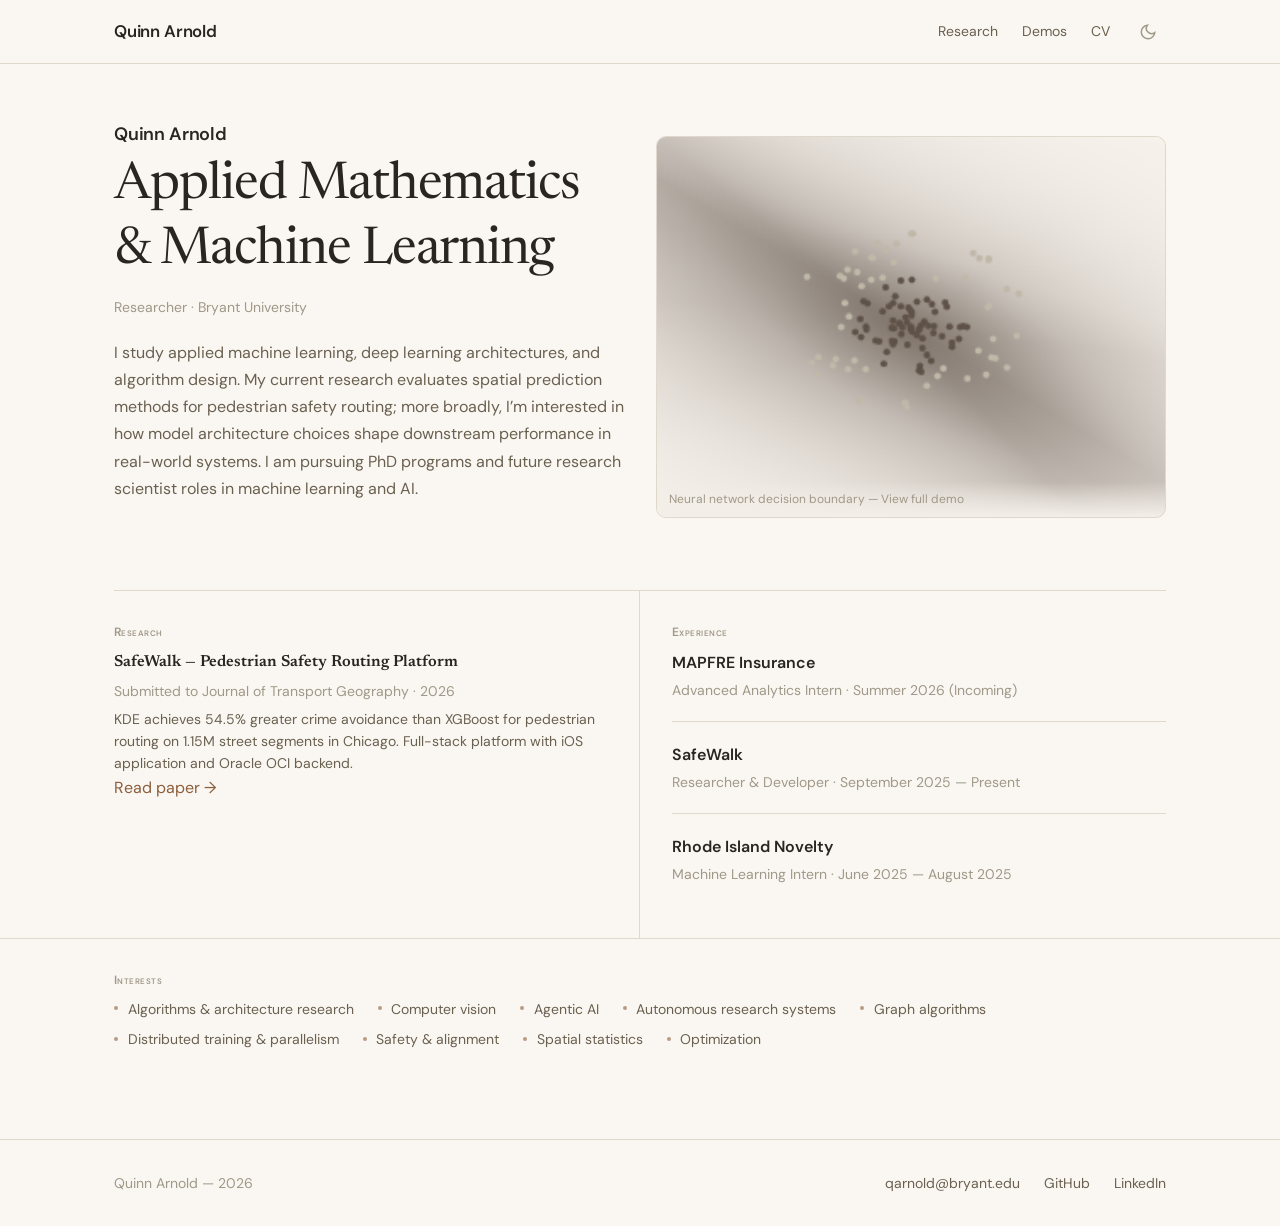
<file: index.html>
<!DOCTYPE html>
<html lang="en">
<head>
  <meta charset="UTF-8">
  <meta name="viewport" content="width=device-width, initial-scale=1.0">
  <title>Quinn Arnold — Applied Mathematics & Machine Learning</title>
  <meta name="description" content="Quinn Arnold — research in spatial statistics, crime risk prediction, and pedestrian safety routing at Bryant University.">
  <link rel="icon" href="assets/favicon.svg" type="image/svg+xml">
  <link rel="preconnect" href="https://fonts.googleapis.com">
  <link rel="preconnect" href="https://fonts.gstatic.com" crossorigin>
  <link href="https://fonts.googleapis.com/css2?family=DM+Sans:wght@400;500;600&family=Newsreader:opsz,wght@6..72,400;6..72,600&family=JetBrains+Mono:wght@400&display=swap" rel="stylesheet">
  <link rel="stylesheet" href="css/styles.css">
</head>
<body>
  <a href="#main" class="skip-link">Skip to content</a>
  <header class="nav" id="nav"></header>

  <main id="main">

    <section class="hero">
      <div class="container">
        <div class="hero-grid">
          <div class="hero-text">
            <p class="hero-eyebrow">Quinn Arnold</p>
            <h1>Applied Mathematics &amp; Machine Learning</h1>
            <p class="hero-role">Researcher &middot; Bryant University</p>
            <p class="hero-bio">I study applied machine learning, deep learning architectures, and algorithm design. My current research evaluates spatial prediction methods for pedestrian safety routing; more broadly, I&rsquo;m interested in how model architecture choices shape downstream performance in real-world systems. I am pursuing PhD programs and future research scientist roles in machine learning and AI.</p>
          </div>
          <div class="hero-viz">
            <a href="playground.html" aria-label="Neural network decision boundary — View full demo">
              <canvas id="hero-demo-canvas"></canvas>
              <p class="hero-viz-caption">Neural network decision boundary &mdash; View full demo</p>
            </a>
          </div>
        </div>
      </div>
    </section>

    <div class="container">
      <div class="two-col">

        <div class="two-col-left">
          <p class="section-label">Research</p>
          <ul class="pub-list">
            <li>
              <p class="pub-title">SafeWalk &mdash; Pedestrian Safety Routing Platform</p>
              <p class="pub-meta">Submitted to Journal of Transport Geography &middot; 2026</p>
              <p class="pub-desc">KDE achieves 54.5% greater crime avoidance than XGBoost for pedestrian routing on 1.15M street segments in Chicago. Full-stack platform with iOS application and Oracle OCI backend.</p>
              <a href="safewalk-paper.html" class="pub-link">Read paper &rarr;</a>
            </li>
          </ul>
        </div>

        <div class="two-col-right">
          <p class="section-label">Experience</p>
          <ul class="exp-list">
            <li class="exp-entry">
              <p class="exp-entry-title">MAPFRE Insurance</p>
              <p class="exp-entry-meta">Advanced Analytics Intern &middot; Summer 2026 (Incoming)</p>
            </li>
            <li class="exp-entry">
              <p class="exp-entry-title">SafeWalk</p>
              <p class="exp-entry-meta">Researcher &amp; Developer &middot; September 2025 &mdash; Present</p>
            </li>
            <li class="exp-entry">
              <p class="exp-entry-title">Rhode Island Novelty</p>
              <p class="exp-entry-meta">Machine Learning Intern &middot; June 2025 &mdash; August 2025</p>
            </li>
          </ul>
        </div>

      </div>
    </div>

    <div class="interests-section">
      <div class="container">
        <p class="section-label">Interests</p>
        <ul class="interests-list">
          <li>Algorithms &amp; architecture research</li>
          <li>Computer vision</li>
          <li>Agentic AI</li>
          <li>Autonomous research systems</li>
          <li>Graph algorithms</li>
          <li>Distributed training &amp; parallelism</li>
          <li>Safety &amp; alignment</li>
          <li>Spatial statistics</li>
          <li>Optimization</li>
        </ul>
      </div>
    </div>

  </main>

  <footer class="footer" id="footer"></footer>

  <script src="js/components.js"></script>
  <script src="js/nav-toggle.js"></script>
  <script src="js/theme-toggle.js"></script>
  <script src="js/hero-demo.js"></script>
</body>
</html>
</file>
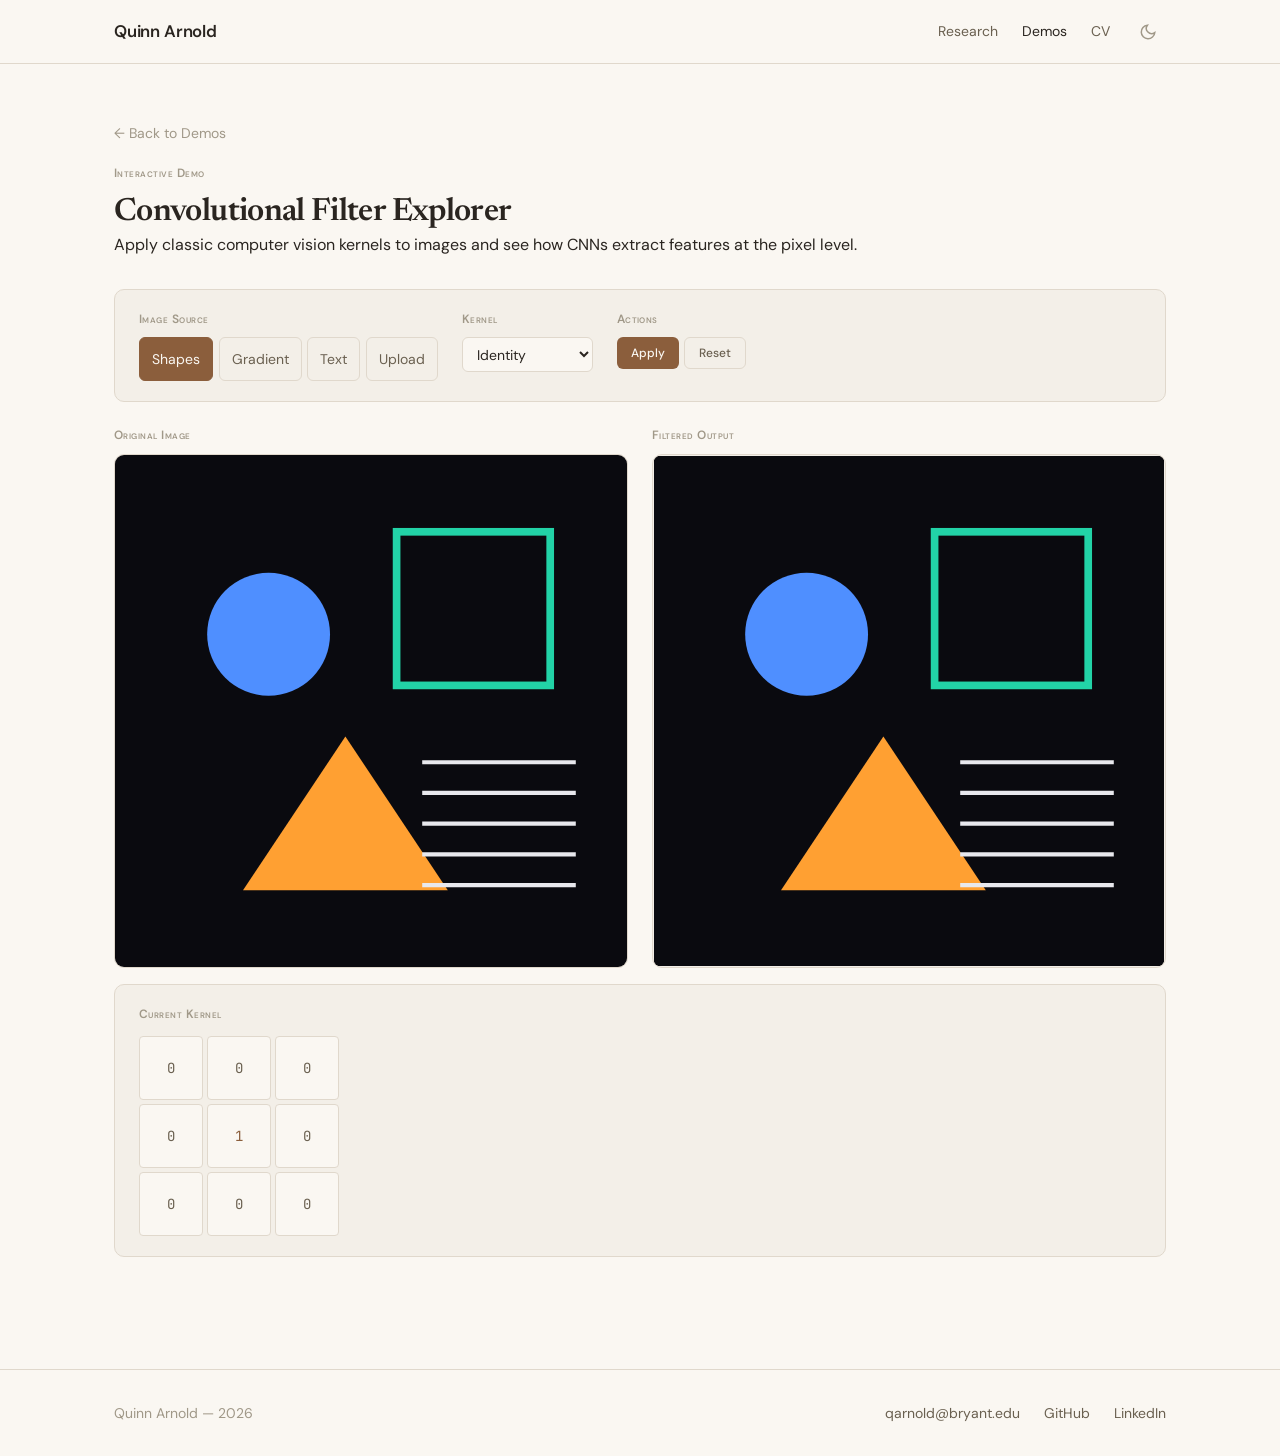
<file: convolution.html>
<!DOCTYPE html>
<html lang="en">
<head>
  <meta charset="UTF-8">
  <meta name="viewport" content="width=device-width, initial-scale=1.0">
  <title>Convolutional Filter Explorer — Quinn Arnold</title>
  <meta name="description" content="Interactive convolutional filter explorer — apply classic CNN kernels to images and see feature extraction at the pixel level.">
  <link rel="icon" href="assets/favicon.svg" type="image/svg+xml">
  <link rel="preconnect" href="https://fonts.googleapis.com">
  <link rel="preconnect" href="https://fonts.gstatic.com" crossorigin>
  <link href="https://fonts.googleapis.com/css2?family=DM+Sans:wght@400;500;600&family=Newsreader:opsz,wght@6..72,400;6..72,600&family=JetBrains+Mono:wght@400&display=swap" rel="stylesheet">
  <link rel="stylesheet" href="css/styles.css">
</head>
<body>
  <a href="#main" class="skip-link">Skip to content</a>
  <header class="nav" id="nav"></header>

  <main id="main">
  <div class="page-header">
    <div class="container">
      <a href="demos.html" class="pg-back-link">Back to Demos</a>
      <p class="section-label">Interactive Demo</p>
      <h1>Convolutional Filter Explorer</h1>
      <p class="section-subtitle">Apply classic computer vision kernels to images and see how CNNs extract features at the pixel level.</p>
    </div>
  </div>

  <section class="playground-section">
    <div class="container">

      <div class="pg-controls">
        <div class="pg-control-group">
          <label class="pg-label">Image Source</label>
          <div class="pg-dataset-btns">
            <button class="pg-dataset-btn active" data-source="shapes">Shapes</button>
            <button class="pg-dataset-btn" data-source="gradient">Gradient</button>
            <button class="pg-dataset-btn" data-source="text">Text</button>
            <button class="pg-dataset-btn" data-source="upload" id="upload-btn">Upload</button>
          </div>
          <input type="file" id="file-input" accept="image/*" style="display:none">
        </div>

        <div class="pg-control-group">
          <label class="pg-label" for="kernel-select">Kernel</label>
          <select id="kernel-select" class="pg-select">
            <option value="identity">Identity</option>
            <option value="sobelX">Sobel X</option>
            <option value="sobelY">Sobel Y</option>
            <option value="laplacian">Laplacian</option>
            <option value="gaussian">Gaussian Blur</option>
            <option value="sharpen">Sharpen</option>
            <option value="emboss">Emboss</option>
            <option value="boxBlur">Box Blur</option>
            <option value="custom">Custom</option>
          </select>
        </div>

        <div class="pg-control-group">
          <label class="pg-label">Actions</label>
          <div class="pg-playback">
            <button class="btn btn-primary btn-sm" id="btn-apply">Apply</button>
            <button class="btn btn-outline btn-sm" id="btn-reset">Reset</button>
          </div>
        </div>
      </div>

      <div class="pg-canvases">
        <div class="pg-canvas-wrap">
          <div class="pg-canvas-label mono">Original Image</div>
          <div class="pg-canvas-container">
            <canvas id="source-canvas"></canvas>
          </div>
        </div>
        <div class="pg-canvas-wrap">
          <div class="pg-canvas-label mono">Filtered Output</div>
          <div class="pg-canvas-container">
            <canvas id="output-canvas"></canvas>
          </div>
        </div>
      </div>

      <div class="kernel-display">
        <div class="kernel-display-label">Current Kernel</div>
        <div class="kernel-grid" id="kernel-grid"></div>
      </div>

    </div>
  </section>

  </main>

  <footer class="footer" id="footer"></footer>

  <script src="js/components.js"></script>
  <script src="js/nav-toggle.js"></script>
  <script src="js/theme-toggle.js"></script>
  <script src="js/convolution.js"></script>
</body>
</html>
</file>
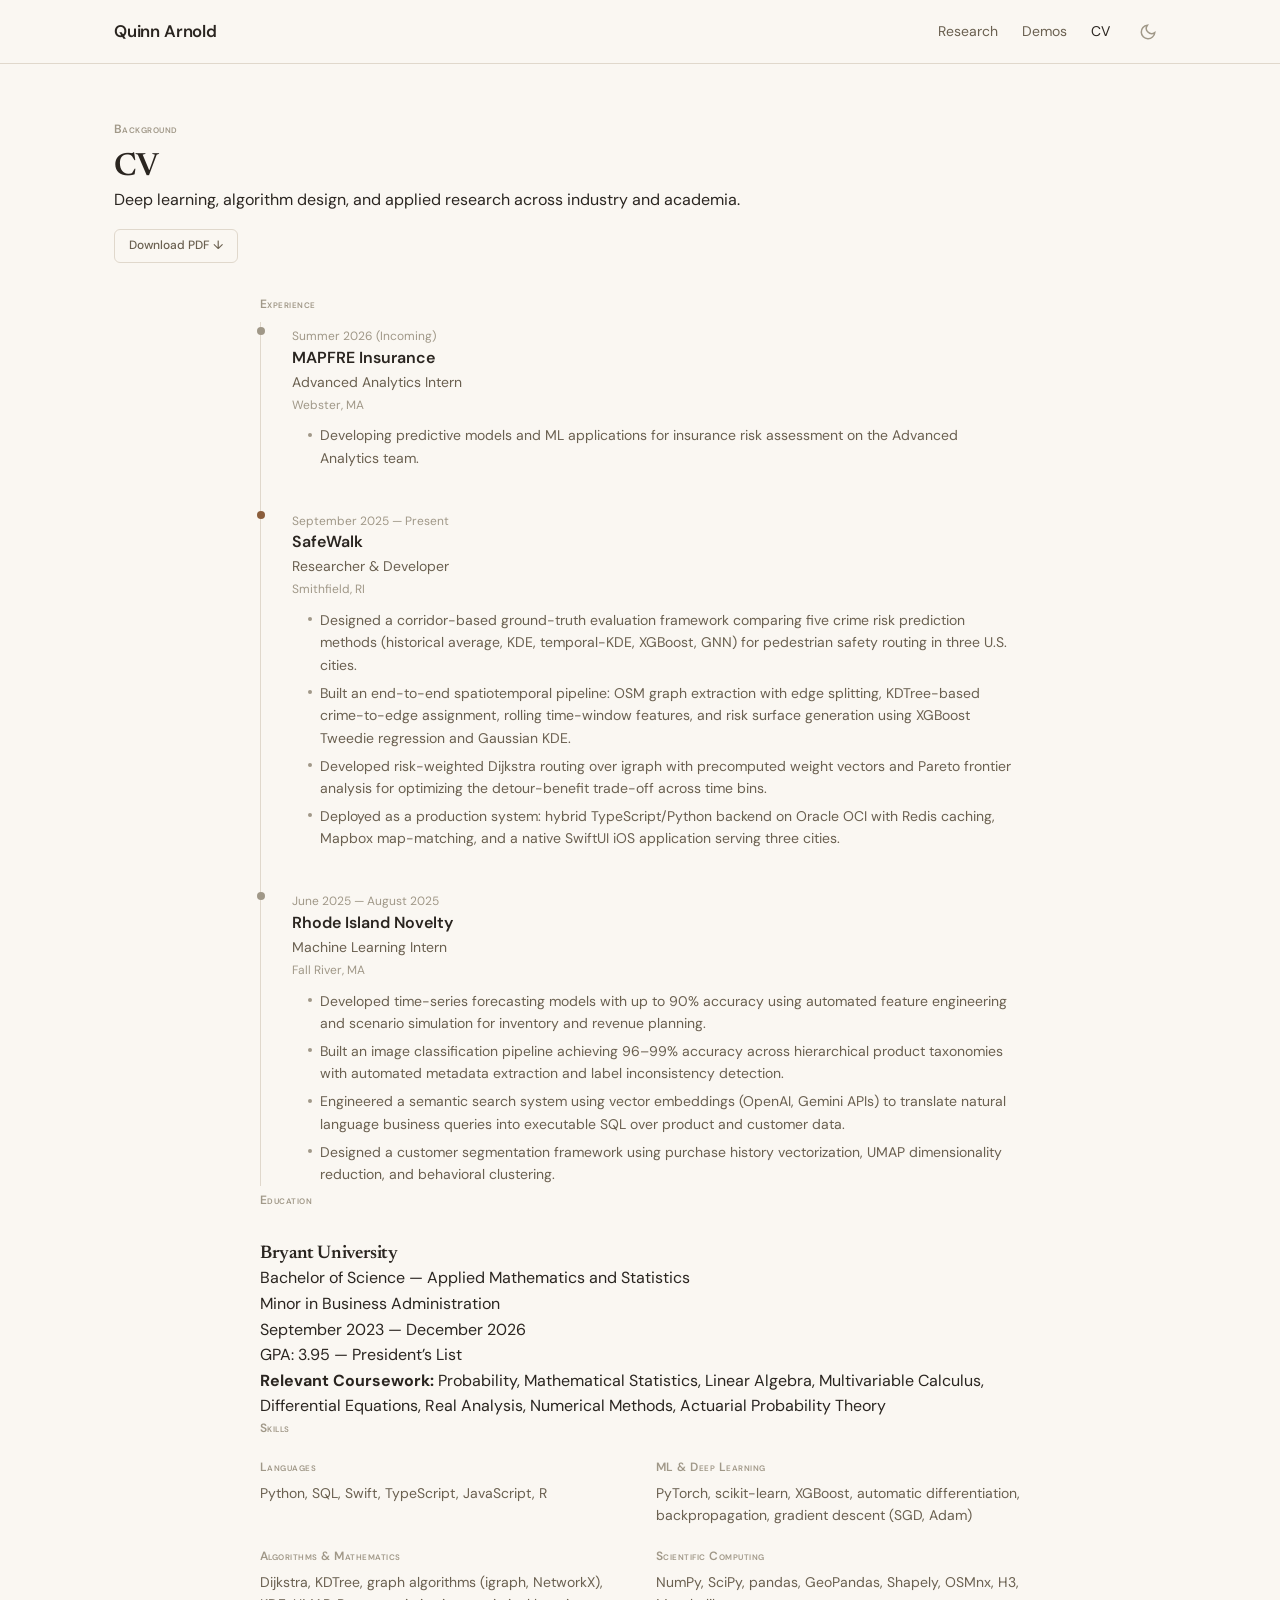
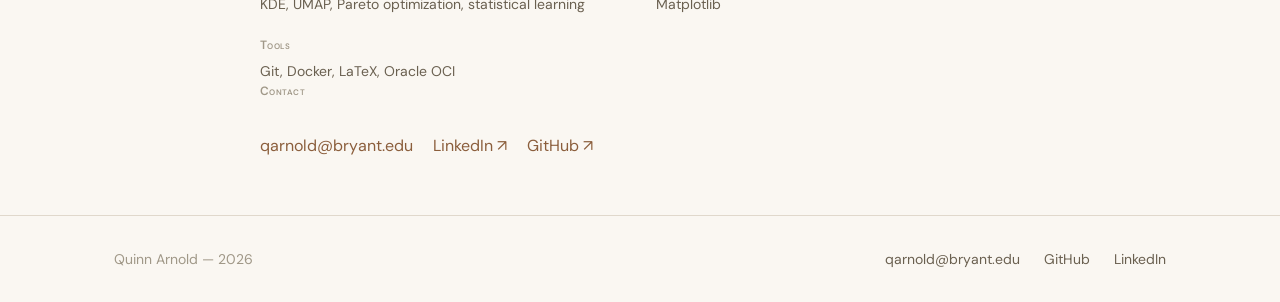
<file: cv.html>
<!DOCTYPE html>
<html lang="en">
<head>
  <meta charset="UTF-8">
  <meta name="viewport" content="width=device-width, initial-scale=1.0">
  <title>CV — Quinn Arnold</title>
  <meta name="description" content="Quinn Arnold — CV — deep learning, algorithm design, and applied research across industry and academia.">
  <link rel="icon" href="assets/favicon.svg" type="image/svg+xml">
  <link rel="preconnect" href="https://fonts.googleapis.com">
  <link rel="preconnect" href="https://fonts.gstatic.com" crossorigin>
  <link href="https://fonts.googleapis.com/css2?family=DM+Sans:wght@400;500;600&family=Newsreader:opsz,wght@6..72,400;6..72,600&family=JetBrains+Mono:wght@400&display=swap" rel="stylesheet">
  <link rel="stylesheet" href="css/styles.css">
</head>
<body>
  <a href="#main" class="skip-link">Skip to content</a>
  <header class="nav" id="nav"></header>

  <main id="main">

    <div class="page-header">
      <div class="container">
        <p class="section-label">Background</p>
        <h1>CV</h1>
        <p class="subtitle">Deep learning, algorithm design, and applied research across industry and academia.</p>
        <a href="assets/cv.pdf" download class="btn btn-outline btn-sm" style="margin-top: 1rem; display: inline-flex;">Download PDF &darr;</a>
      </div>
    </div>

    <div class="container">
      <div class="cv-section">
        <p class="section-label">Experience</p>
        <div class="timeline">

          <div class="timeline-item">
            <div class="timeline-dot"></div>
            <span class="timeline-date">Summer 2026 (Incoming)</span>
            <div class="timeline-entry">
              <h3>MAPFRE Insurance</h3>
              <p class="timeline-role">Advanced Analytics Intern</p>
              <p class="timeline-location">Webster, MA</p>
              <ul>
                <li>Developing predictive models and ML applications for insurance risk assessment on the Advanced Analytics team.</li>
              </ul>
            </div>
          </div>

          <div class="timeline-item">
            <div class="timeline-dot current"></div>
            <span class="timeline-date">September 2025 &mdash; Present</span>
            <div class="timeline-entry">
              <h3>SafeWalk</h3>
              <p class="timeline-role">Researcher &amp; Developer</p>
              <p class="timeline-location">Smithfield, RI</p>
              <ul>
                <li>Designed a corridor-based ground-truth evaluation framework comparing five crime risk prediction methods (historical average, KDE, temporal-KDE, XGBoost, GNN) for pedestrian safety routing in three U.S. cities.</li>
                <li>Built an end-to-end spatiotemporal pipeline: OSM graph extraction with edge splitting, KDTree-based crime-to-edge assignment, rolling time-window features, and risk surface generation using XGBoost Tweedie regression and Gaussian KDE.</li>
                <li>Developed risk-weighted Dijkstra routing over igraph with precomputed weight vectors and Pareto frontier analysis for optimizing the detour-benefit trade-off across time bins.</li>
                <li>Deployed as a production system: hybrid TypeScript/Python backend on Oracle OCI with Redis caching, Mapbox map-matching, and a native SwiftUI iOS application serving three cities.</li>
              </ul>
            </div>
          </div>

          <div class="timeline-item">
            <div class="timeline-dot"></div>
            <span class="timeline-date">June 2025 &mdash; August 2025</span>
            <div class="timeline-entry">
              <h3>Rhode Island Novelty</h3>
              <p class="timeline-role">Machine Learning Intern</p>
              <p class="timeline-location">Fall River, MA</p>
              <ul>
                <li>Developed time-series forecasting models with up to 90% accuracy using automated feature engineering and scenario simulation for inventory and revenue planning.</li>
                <li>Built an image classification pipeline achieving 96&ndash;99% accuracy across hierarchical product taxonomies with automated metadata extraction and label inconsistency detection.</li>
                <li>Engineered a semantic search system using vector embeddings (OpenAI, Gemini APIs) to translate natural language business queries into executable SQL over product and customer data.</li>
                <li>Designed a customer segmentation framework using purchase history vectorization, UMAP dimensionality reduction, and behavioral clustering.</li>
              </ul>
            </div>
          </div>

        </div>
      </div>

      <div class="cv-section">
        <p class="section-label">Education</p>
        <div class="education-section">
          <h3>Bryant University</h3>
          <p>Bachelor of Science &mdash; Applied Mathematics and Statistics</p>
          <p>Minor in Business Administration</p>
          <p>September 2023 &mdash; December 2026</p>
          <p>GPA: 3.95 &mdash; President&rsquo;s List</p>
          <p class="education-coursework"><strong>Relevant Coursework:</strong> Probability, Mathematical Statistics, Linear Algebra, Multivariable Calculus, Differential Equations, Real Analysis, Numerical Methods, Actuarial Probability Theory</p>
        </div>
      </div>

      <div class="cv-section">
        <p class="section-label">Skills</p>
        <div class="skills-grid">
          <div class="skills-group">
            <p class="skills-label">Languages</p>
            <p class="skills-items">Python, SQL, Swift, TypeScript, JavaScript, R</p>
          </div>
          <div class="skills-group">
            <p class="skills-label">ML &amp; Deep Learning</p>
            <p class="skills-items">PyTorch, scikit-learn, XGBoost, automatic differentiation, backpropagation, gradient descent (SGD, Adam)</p>
          </div>
          <div class="skills-group">
            <p class="skills-label">Algorithms &amp; Mathematics</p>
            <p class="skills-items">Dijkstra, KDTree, graph algorithms (igraph, NetworkX), KDE, UMAP, Pareto optimization, statistical learning</p>
          </div>
          <div class="skills-group">
            <p class="skills-label">Scientific Computing</p>
            <p class="skills-items">NumPy, SciPy, pandas, GeoPandas, Shapely, OSMnx, H3, Matplotlib</p>
          </div>
          <div class="skills-group">
            <p class="skills-label">Tools</p>
            <p class="skills-items">Git, Docker, LaTeX, Oracle OCI</p>
          </div>
        </div>
      </div>

      <div class="cv-section">
        <p class="section-label">Contact</p>
        <div class="cv-contact">
          <ul class="cv-contact-links">
            <li><a href="mailto:qarnold@bryant.edu">qarnold@bryant.edu</a></li>
            <li><a href="https://www.linkedin.com/in/quinnkarnold" target="_blank" rel="noopener noreferrer">LinkedIn &nearr;</a></li>
            <li><a href="https://github.com/quinnarnold" target="_blank" rel="noopener noreferrer">GitHub &nearr;</a></li>
          </ul>
        </div>
      </div>
    </div>

  </main>

  <footer class="footer" id="footer"></footer>

  <script src="js/components.js"></script>
  <script src="js/nav-toggle.js"></script>
  <script src="js/theme-toggle.js"></script>
</body>
</html>
</file>
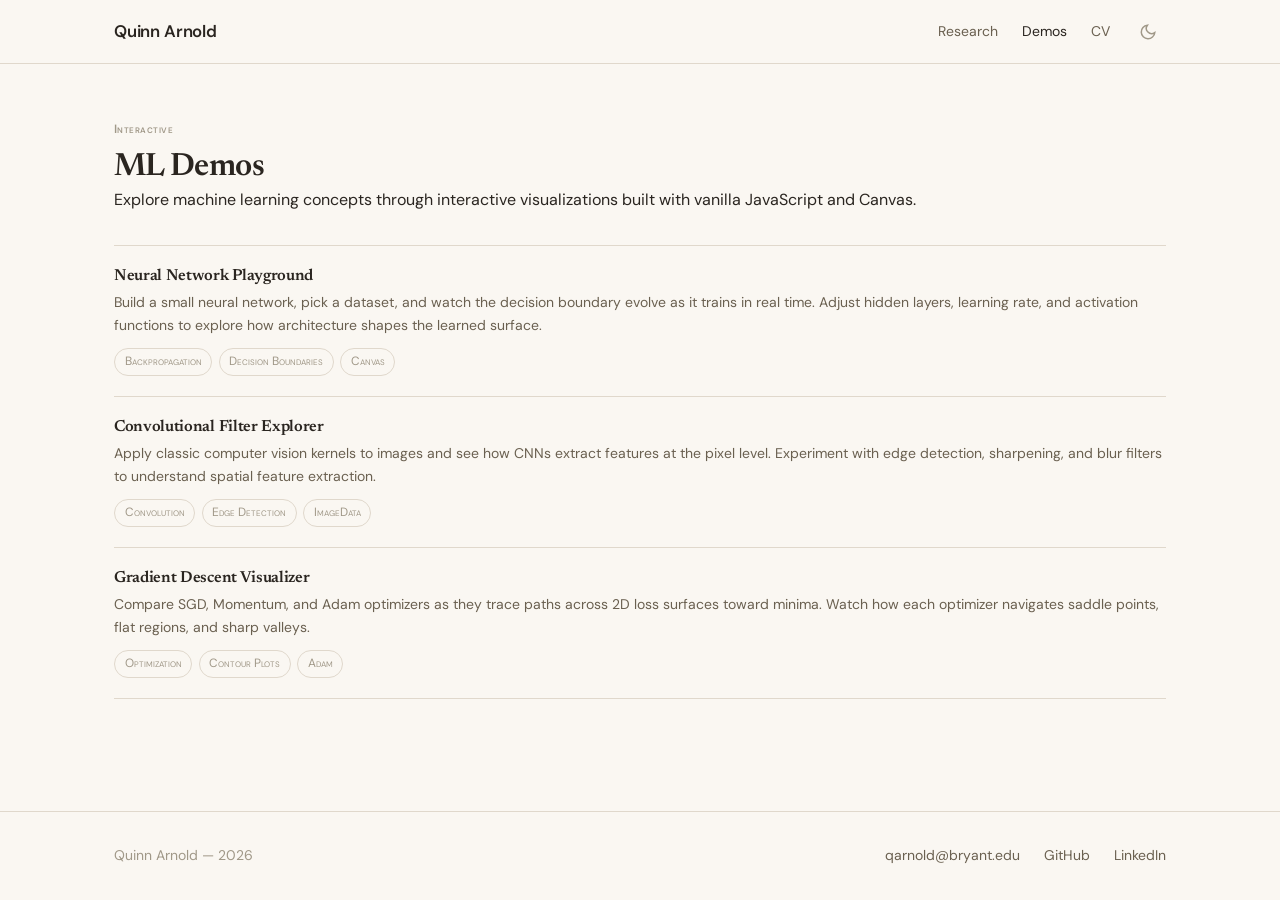
<file: demos.html>
<!DOCTYPE html>
<html lang="en">
<head>
  <meta charset="UTF-8">
  <meta name="viewport" content="width=device-width, initial-scale=1.0">
  <title>Interactive Demos — Quinn Arnold</title>
  <meta name="description" content="Interactive machine learning demos — neural network playground, convolutional filter explorer, and gradient descent visualizer.">
  <link rel="icon" href="assets/favicon.svg" type="image/svg+xml">
  <link rel="preconnect" href="https://fonts.googleapis.com">
  <link rel="preconnect" href="https://fonts.gstatic.com" crossorigin>
  <link href="https://fonts.googleapis.com/css2?family=DM+Sans:wght@400;500;600&family=Newsreader:opsz,wght@6..72,400;6..72,600&family=JetBrains+Mono:wght@400&display=swap" rel="stylesheet">
  <link rel="stylesheet" href="css/styles.css">
</head>
<body>
  <a href="#main" class="skip-link">Skip to content</a>
  <header class="nav" id="nav"></header>

  <main id="main">

    <div class="page-header">
      <div class="container">
        <p class="section-label">Interactive</p>
        <h1>ML Demos</h1>
        <p class="subtitle">Explore machine learning concepts through interactive visualizations built with vanilla JavaScript and Canvas.</p>
      </div>
    </div>

    <div class="demo-section">
      <div class="container">
        <div class="demo-list">

          <div class="demo-entry">
            <h3><a href="playground.html">Neural Network Playground</a></h3>
            <p>Build a small neural network, pick a dataset, and watch the decision boundary evolve as it trains in real time. Adjust hidden layers, learning rate, and activation functions to explore how architecture shapes the learned surface.</p>
            <div class="research-tech">
              <span class="tech-tag">Backpropagation</span>
              <span class="tech-tag">Decision Boundaries</span>
              <span class="tech-tag">Canvas</span>
            </div>
          </div>

          <div class="demo-entry">
            <h3><a href="convolution.html">Convolutional Filter Explorer</a></h3>
            <p>Apply classic computer vision kernels to images and see how CNNs extract features at the pixel level. Experiment with edge detection, sharpening, and blur filters to understand spatial feature extraction.</p>
            <div class="research-tech">
              <span class="tech-tag">Convolution</span>
              <span class="tech-tag">Edge Detection</span>
              <span class="tech-tag">ImageData</span>
            </div>
          </div>

          <div class="demo-entry">
            <h3><a href="gradient-descent.html">Gradient Descent Visualizer</a></h3>
            <p>Compare SGD, Momentum, and Adam optimizers as they trace paths across 2D loss surfaces toward minima. Watch how each optimizer navigates saddle points, flat regions, and sharp valleys.</p>
            <div class="research-tech">
              <span class="tech-tag">Optimization</span>
              <span class="tech-tag">Contour Plots</span>
              <span class="tech-tag">Adam</span>
            </div>
          </div>

        </div>
      </div>
    </div>

  </main>

  <footer class="footer" id="footer"></footer>

  <script src="js/components.js"></script>
  <script src="js/nav-toggle.js"></script>
  <script src="js/theme-toggle.js"></script>
</body>
</html>
</file>
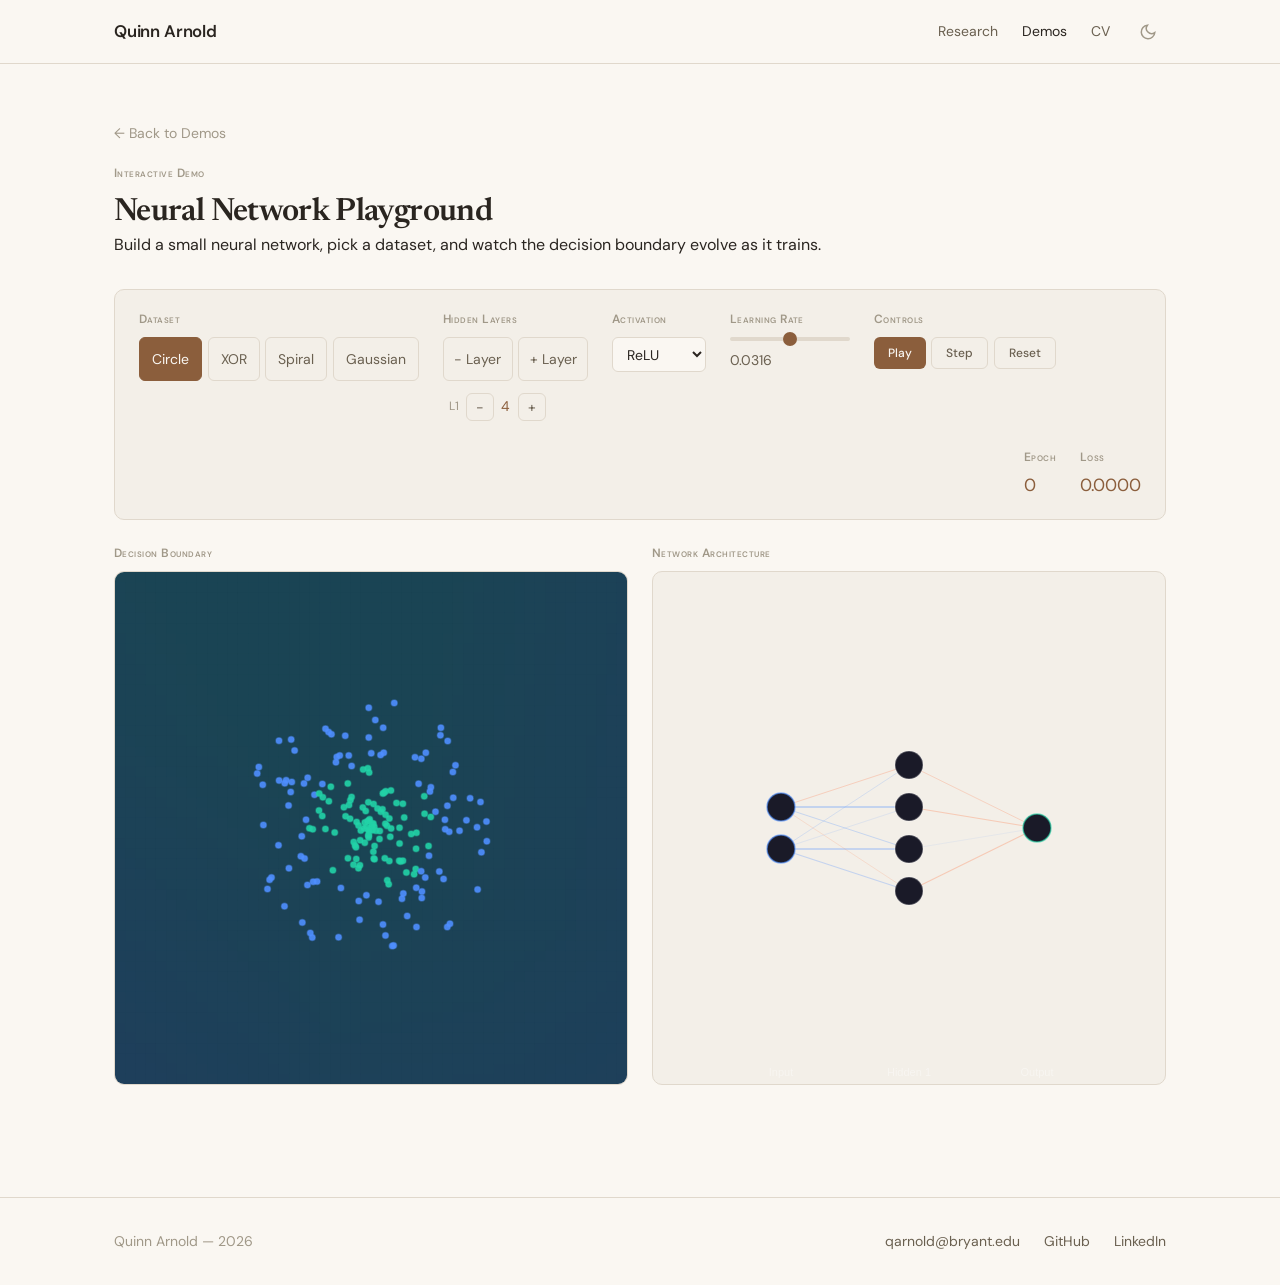
<file: playground.html>
<!DOCTYPE html>
<html lang="en">
<head>
  <meta charset="UTF-8">
  <meta name="viewport" content="width=device-width, initial-scale=1.0">
  <title>Neural Network Playground — Quinn Arnold</title>
  <meta name="description" content="Interactive neural network playground — build, train, and visualize neural networks in real time.">
  <link rel="icon" href="assets/favicon.svg" type="image/svg+xml">
  <link rel="preconnect" href="https://fonts.googleapis.com">
  <link rel="preconnect" href="https://fonts.gstatic.com" crossorigin>
  <link href="https://fonts.googleapis.com/css2?family=DM+Sans:wght@400;500;600&family=Newsreader:opsz,wght@6..72,400;6..72,600&family=JetBrains+Mono:wght@400&display=swap" rel="stylesheet">
  <link rel="stylesheet" href="css/styles.css">
</head>
<body>
  <a href="#main" class="skip-link">Skip to content</a>
  <header class="nav" id="nav"></header>

  <main id="main">
  <div class="page-header">
    <div class="container">
      <a href="demos.html" class="pg-back-link">Back to Demos</a>
      <p class="section-label">Interactive Demo</p>
      <h1>Neural Network Playground</h1>
      <p class="section-subtitle">Build a small neural network, pick a dataset, and watch the decision boundary evolve as it trains.</p>
    </div>
  </div>

  <section class="playground-section">
    <div class="container">

      <div class="pg-controls">
        <div class="pg-control-group">
          <label class="pg-label">Dataset</label>
          <div class="pg-dataset-btns">
            <button class="pg-dataset-btn active" data-dataset="circle">Circle</button>
            <button class="pg-dataset-btn" data-dataset="xor">XOR</button>
            <button class="pg-dataset-btn" data-dataset="spiral">Spiral</button>
            <button class="pg-dataset-btn" data-dataset="gaussian">Gaussian</button>
          </div>
        </div>

        <div class="pg-control-group">
          <label class="pg-label">Hidden Layers</label>
          <div class="pg-layer-btns">
            <button class="pg-btn-sm" id="remove-layer">- Layer</button>
            <button class="pg-btn-sm" id="add-layer">+ Layer</button>
          </div>
          <div class="pg-layer-neurons" id="layer-neurons"></div>
        </div>

        <div class="pg-control-group">
          <label class="pg-label" for="activation-select">Activation</label>
          <select id="activation-select" class="pg-select">
            <option value="relu">ReLU</option>
            <option value="tanh">Tanh</option>
            <option value="sigmoid">Sigmoid</option>
          </select>
        </div>

        <div class="pg-control-group">
          <label class="pg-label" for="lr-slider">Learning Rate</label>
          <input type="range" id="lr-slider" class="pg-slider" min="-3" max="0" step="0.1" value="-1.5">
          <span class="pg-lr-value mono" id="lr-value">0.0316</span>
        </div>

        <div class="pg-control-group">
          <label class="pg-label">Controls</label>
          <div class="pg-playback">
            <button class="btn btn-primary btn-sm" id="btn-play">Play</button>
            <button class="btn btn-outline btn-sm" id="btn-step">Step</button>
            <button class="btn btn-outline btn-sm" id="btn-reset">Reset</button>
          </div>
        </div>

        <div class="pg-control-group pg-stats">
          <div class="pg-stat">
            <span class="pg-label">Epoch</span>
            <span class="pg-stat-value mono" id="stat-epoch">0</span>
          </div>
          <div class="pg-stat">
            <span class="pg-label">Loss</span>
            <span class="pg-stat-value mono" id="stat-loss">0.0000</span>
          </div>
        </div>
      </div>

      <div class="pg-canvases">
        <div class="pg-canvas-wrap">
          <div class="pg-canvas-label mono">Decision Boundary</div>
          <div class="pg-canvas-container">
            <canvas id="boundary-canvas"></canvas>
          </div>
        </div>
        <div class="pg-canvas-wrap">
          <div class="pg-canvas-label mono">Network Architecture</div>
          <div class="pg-canvas-container">
            <canvas id="diagram-canvas"></canvas>
          </div>
        </div>
      </div>

    </div>
  </section>

  </main>

  <footer class="footer" id="footer"></footer>

  <script src="js/components.js"></script>
  <script src="js/nav-toggle.js"></script>
  <script src="js/theme-toggle.js"></script>
  <script src="js/playground.js"></script>
</body>
</html>
</file>
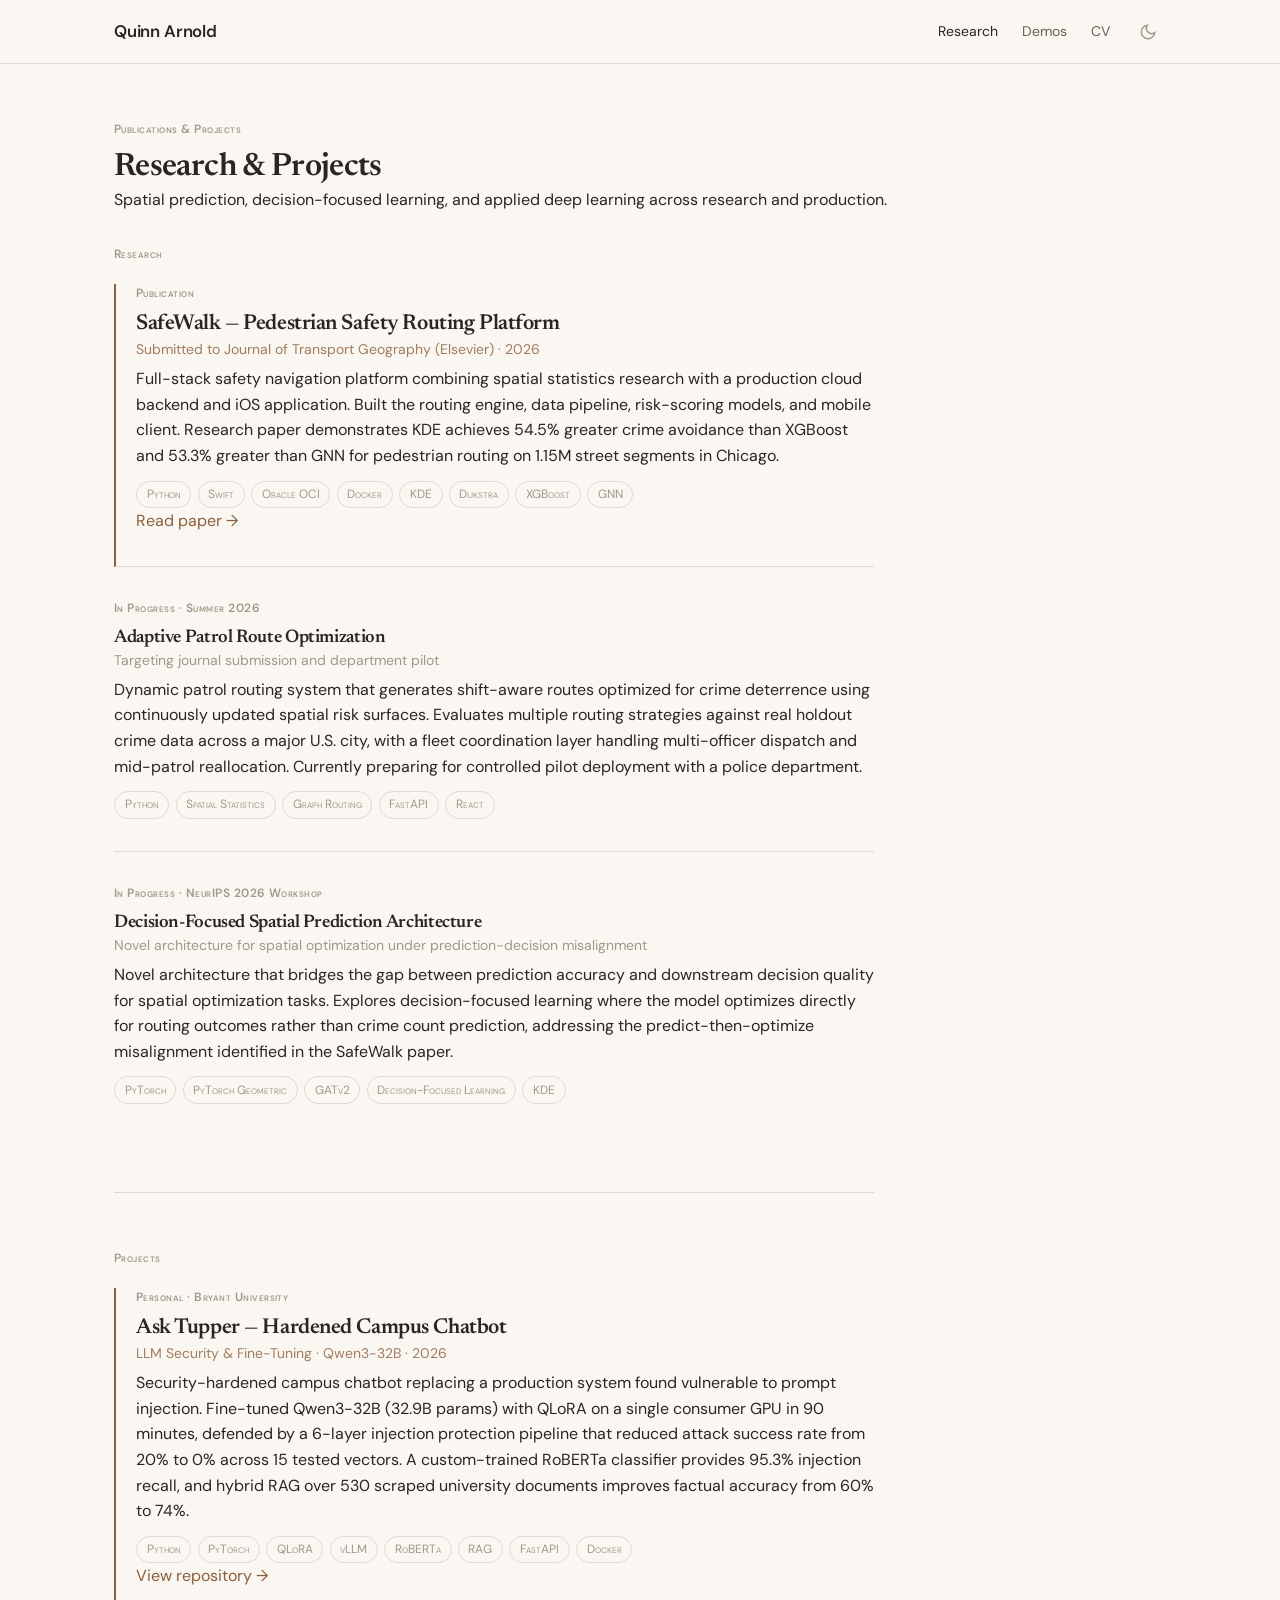
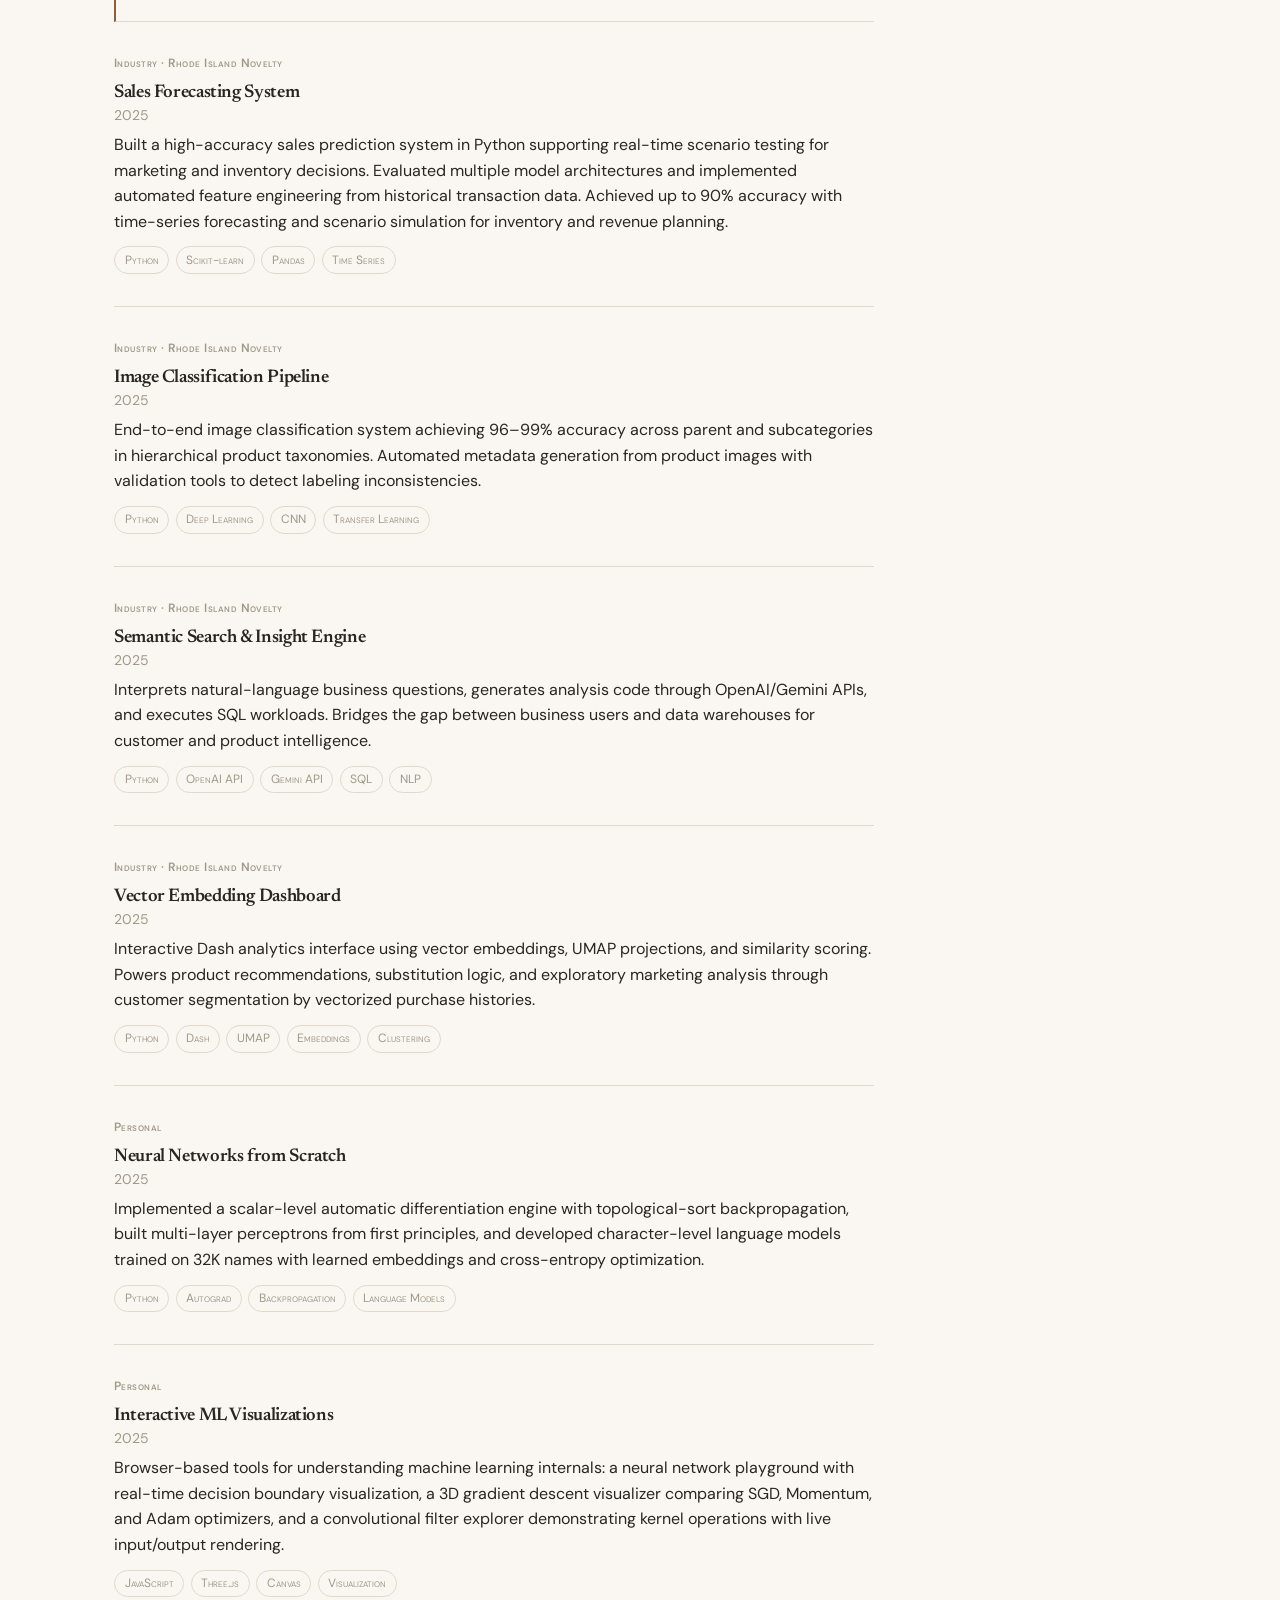
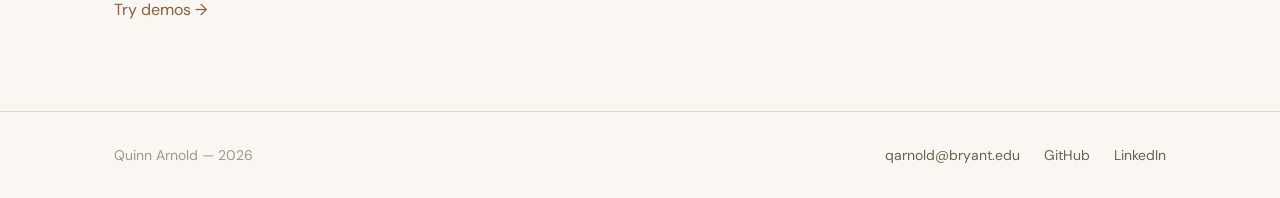
<file: research.html>
<!DOCTYPE html>
<html lang="en">
<head>
  <meta charset="UTF-8">
  <meta name="viewport" content="width=device-width, initial-scale=1.0">
  <title>Research &amp; Projects — Quinn Arnold</title>
  <meta name="description" content="Quinn Arnold — research publications and projects in algorithms, architectures, and applied deep learning.">
  <link rel="icon" href="assets/favicon.svg" type="image/svg+xml">
  <link rel="preconnect" href="https://fonts.googleapis.com">
  <link rel="preconnect" href="https://fonts.gstatic.com" crossorigin>
  <link href="https://fonts.googleapis.com/css2?family=DM+Sans:wght@400;500;600&family=Newsreader:opsz,wght@6..72,400;6..72,600&family=JetBrains+Mono:wght@400&display=swap" rel="stylesheet">
  <link rel="stylesheet" href="css/styles.css">
</head>
<body>
  <a href="#main" class="skip-link">Skip to content</a>
  <header class="nav" id="nav"></header>

  <main id="main">

    <div class="page-header">
      <div class="container">
        <p class="section-label">Publications &amp; Projects</p>
        <h1>Research &amp; Projects</h1>
        <p class="subtitle">Spatial prediction, decision-focused learning, and applied deep learning across research and production.</p>
      </div>
    </div>

    <div class="container">

      <div class="research-section">
        <div class="research-section-head">
          <p class="section-label">Research</p>
        </div>
        <div class="research-list">

          <div class="research-entry featured">
            <p class="section-label">Publication</p>
            <h3>SafeWalk &mdash; Pedestrian Safety Routing Platform</h3>
            <p class="pub-meta">Submitted to Journal of Transport Geography (Elsevier) &middot; 2026</p>
            <p>Full-stack safety navigation platform combining spatial statistics research with a production cloud backend and iOS application. Built the routing engine, data pipeline, risk-scoring models, and mobile client. Research paper demonstrates KDE achieves 54.5% greater crime avoidance than XGBoost and 53.3% greater than GNN for pedestrian routing on 1.15M street segments in Chicago.</p>
            <div class="research-tech">
              <span class="tech-tag">Python</span>
              <span class="tech-tag">Swift</span>
              <span class="tech-tag">Oracle OCI</span>
              <span class="tech-tag">Docker</span>
              <span class="tech-tag">KDE</span>
              <span class="tech-tag">Dijkstra</span>
              <span class="tech-tag">XGBoost</span>
              <span class="tech-tag">GNN</span>
            </div>
            <a href="safewalk-paper.html" class="pub-link">Read paper &rarr;</a>
          </div>

          <div class="research-entry">
            <p class="section-label">In Progress &middot; Summer 2026</p>
            <h3>Adaptive Patrol Route Optimization</h3>
            <p class="pub-meta">Targeting journal submission and department pilot</p>
            <p>Dynamic patrol routing system that generates shift-aware routes optimized for crime deterrence using continuously updated spatial risk surfaces. Evaluates multiple routing strategies against real holdout crime data across a major U.S. city, with a fleet coordination layer handling multi-officer dispatch and mid-patrol reallocation. Currently preparing for controlled pilot deployment with a police department.</p>
            <div class="research-tech">
              <span class="tech-tag">Python</span>
              <span class="tech-tag">Spatial Statistics</span>
              <span class="tech-tag">Graph Routing</span>
              <span class="tech-tag">FastAPI</span>
              <span class="tech-tag">React</span>
            </div>
          </div>

          <div class="research-entry">
            <p class="section-label">In Progress &middot; NeurIPS 2026 Workshop</p>
            <h3>Decision-Focused Spatial Prediction Architecture</h3>
            <p class="pub-meta">Novel architecture for spatial optimization under prediction-decision misalignment</p>
            <p>Novel architecture that bridges the gap between prediction accuracy and downstream decision quality for spatial optimization tasks. Explores decision-focused learning where the model optimizes directly for routing outcomes rather than crime count prediction, addressing the predict-then-optimize misalignment identified in the SafeWalk paper.</p>
            <div class="research-tech">
              <span class="tech-tag">PyTorch</span>
              <span class="tech-tag">PyTorch Geometric</span>
              <span class="tech-tag">GATv2</span>
              <span class="tech-tag">Decision-Focused Learning</span>
              <span class="tech-tag">KDE</span>
            </div>
          </div>

        </div>
      </div>

      <div class="research-section">
        <div class="research-section-head">
          <p class="section-label">Projects</p>
        </div>
        <div class="research-list">

          <div class="research-entry featured">
            <p class="section-label">Personal &middot; Bryant University</p>
            <h3>Ask Tupper &mdash; Hardened Campus Chatbot</h3>
            <p class="pub-meta">LLM Security &amp; Fine-Tuning &middot; Qwen3-32B &middot; 2026</p>
            <p>Security-hardened campus chatbot replacing a production system found vulnerable to prompt injection. Fine-tuned Qwen3-32B (32.9B params) with QLoRA on a single consumer GPU in 90 minutes, defended by a 6-layer injection protection pipeline that reduced attack success rate from 20% to 0% across 15 tested vectors. A custom-trained RoBERTa classifier provides 95.3% injection recall, and hybrid RAG over 530 scraped university documents improves factual accuracy from 60% to 74%.</p>
            <div class="research-tech">
              <span class="tech-tag">Python</span>
              <span class="tech-tag">PyTorch</span>
              <span class="tech-tag">QLoRA</span>
              <span class="tech-tag">vLLM</span>
              <span class="tech-tag">RoBERTa</span>
              <span class="tech-tag">RAG</span>
              <span class="tech-tag">FastAPI</span>
              <span class="tech-tag">Docker</span>
            </div>
            <a href="https://github.com/quinnarnold/llm-injection-defense" class="pub-link">View repository &rarr;</a>
          </div>

          <div class="research-entry">
            <p class="section-label">Industry &middot; Rhode Island Novelty</p>
            <h3>Sales Forecasting System</h3>
            <p class="pub-meta">2025</p>
            <p>Built a high-accuracy sales prediction system in Python supporting real-time scenario testing for marketing and inventory decisions. Evaluated multiple model architectures and implemented automated feature engineering from historical transaction data. Achieved up to 90% accuracy with time-series forecasting and scenario simulation for inventory and revenue planning.</p>
            <div class="research-tech">
              <span class="tech-tag">Python</span>
              <span class="tech-tag">Scikit-learn</span>
              <span class="tech-tag">Pandas</span>
              <span class="tech-tag">Time Series</span>
            </div>
          </div>

          <div class="research-entry">
            <p class="section-label">Industry &middot; Rhode Island Novelty</p>
            <h3>Image Classification Pipeline</h3>
            <p class="pub-meta">2025</p>
            <p>End-to-end image classification system achieving 96&ndash;99% accuracy across parent and subcategories in hierarchical product taxonomies. Automated metadata generation from product images with validation tools to detect labeling inconsistencies.</p>
            <div class="research-tech">
              <span class="tech-tag">Python</span>
              <span class="tech-tag">Deep Learning</span>
              <span class="tech-tag">CNN</span>
              <span class="tech-tag">Transfer Learning</span>
            </div>
          </div>

          <div class="research-entry">
            <p class="section-label">Industry &middot; Rhode Island Novelty</p>
            <h3>Semantic Search &amp; Insight Engine</h3>
            <p class="pub-meta">2025</p>
            <p>Interprets natural-language business questions, generates analysis code through OpenAI/Gemini APIs, and executes SQL workloads. Bridges the gap between business users and data warehouses for customer and product intelligence.</p>
            <div class="research-tech">
              <span class="tech-tag">Python</span>
              <span class="tech-tag">OpenAI API</span>
              <span class="tech-tag">Gemini API</span>
              <span class="tech-tag">SQL</span>
              <span class="tech-tag">NLP</span>
            </div>
          </div>

          <div class="research-entry">
            <p class="section-label">Industry &middot; Rhode Island Novelty</p>
            <h3>Vector Embedding Dashboard</h3>
            <p class="pub-meta">2025</p>
            <p>Interactive Dash analytics interface using vector embeddings, UMAP projections, and similarity scoring. Powers product recommendations, substitution logic, and exploratory marketing analysis through customer segmentation by vectorized purchase histories.</p>
            <div class="research-tech">
              <span class="tech-tag">Python</span>
              <span class="tech-tag">Dash</span>
              <span class="tech-tag">UMAP</span>
              <span class="tech-tag">Embeddings</span>
              <span class="tech-tag">Clustering</span>
            </div>
          </div>

          <div class="research-entry">
            <p class="section-label">Personal</p>
            <h3>Neural Networks from Scratch</h3>
            <p class="pub-meta">2025</p>
            <p>Implemented a scalar-level automatic differentiation engine with topological-sort backpropagation, built multi-layer perceptrons from first principles, and developed character-level language models trained on 32K names with learned embeddings and cross-entropy optimization.</p>
            <div class="research-tech">
              <span class="tech-tag">Python</span>
              <span class="tech-tag">Autograd</span>
              <span class="tech-tag">Backpropagation</span>
              <span class="tech-tag">Language Models</span>
            </div>
          </div>

          <div class="research-entry">
            <p class="section-label">Personal</p>
            <h3>Interactive ML Visualizations</h3>
            <p class="pub-meta">2025</p>
            <p>Browser-based tools for understanding machine learning internals: a neural network playground with real-time decision boundary visualization, a 3D gradient descent visualizer comparing SGD, Momentum, and Adam optimizers, and a convolutional filter explorer demonstrating kernel operations with live input/output rendering.</p>
            <div class="research-tech">
              <span class="tech-tag">JavaScript</span>
              <span class="tech-tag">Three.js</span>
              <span class="tech-tag">Canvas</span>
              <span class="tech-tag">Visualization</span>
            </div>
            <a href="demos.html" class="pub-link">Try demos &rarr;</a>
          </div>

        </div>
      </div>

    </div>

  </main>

  <footer class="footer" id="footer"></footer>

  <script src="js/components.js"></script>
  <script src="js/nav-toggle.js"></script>
  <script src="js/theme-toggle.js"></script>
</body>
</html>
</file>
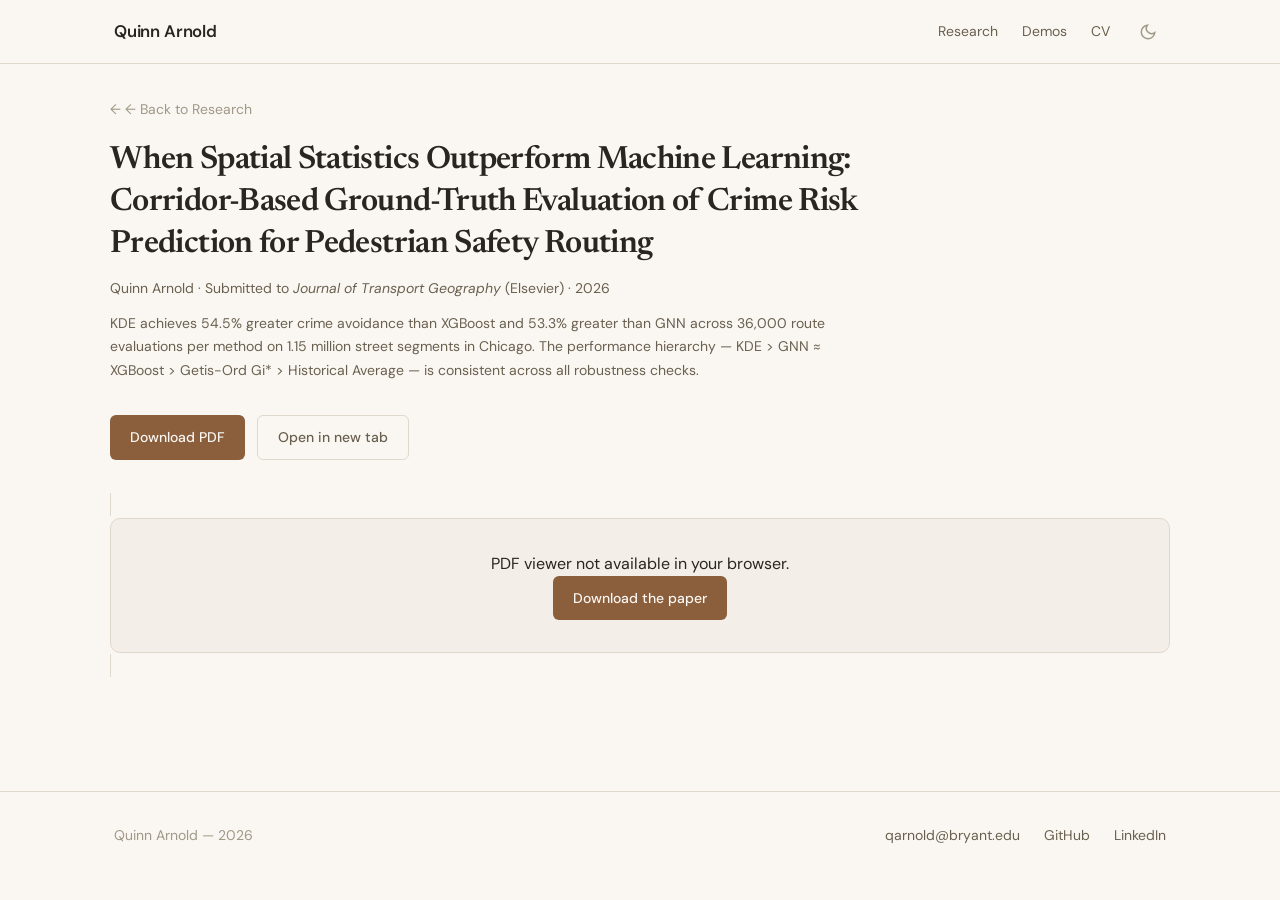
<file: safewalk-paper.html>
<!DOCTYPE html>
<html lang="en">
<head>
  <meta charset="UTF-8">
  <meta name="viewport" content="width=device-width, initial-scale=1.0">
  <title>SafeWalk Research Paper — Quinn Arnold</title>
  <meta name="description" content="When spatial statistics outperform machine learning: corridor-based ground-truth evaluation of crime risk prediction for pedestrian safety routing.">
  <link rel="icon" href="assets/favicon.svg" type="image/svg+xml">
  <link rel="preconnect" href="https://fonts.googleapis.com">
  <link rel="preconnect" href="https://fonts.gstatic.com" crossorigin>
  <link href="https://fonts.googleapis.com/css2?family=DM+Sans:wght@400;500;600&family=Newsreader:opsz,wght@6..72,400;6..72,600&family=JetBrains+Mono:wght@400&display=swap" rel="stylesheet">
  <link rel="stylesheet" href="css/styles.css">
  <style>
    .paper-embed-container {
      max-width: var(--max-width);
      margin: 0 auto;
      padding: calc(var(--nav-height) + var(--space-lg)) var(--space-md) var(--space-xl);
    }
    .paper-embed-header {
      max-width: 760px;
      margin-bottom: var(--space-lg);
    }
    .paper-embed-header h1 {
      font-size: var(--text-2xl);
      line-height: 1.3;
      margin-bottom: var(--space-sm);
    }
    .paper-embed-meta {
      color: var(--text-secondary);
      font-size: var(--text-sm);
      margin-bottom: var(--space-sm);
    }
    .paper-embed-abstract {
      color: var(--text-secondary);
      font-size: var(--text-sm);
      line-height: 1.7;
      max-width: 760px;
      margin-bottom: var(--space-md);
    }
    .paper-embed-actions {
      display: flex;
      gap: var(--space-sm);
      margin-bottom: var(--space-lg);
    }
    .paper-pdf {
      width: 100%;
      height: 85vh;
      border: 1px solid var(--border);
      border-radius: var(--radius-lg);
    }
    .paper-pdf-fallback {
      display: none;
      padding: var(--space-lg);
      text-align: center;
      border: 1px solid var(--border);
      border-radius: var(--radius-lg);
      background: var(--bg-subtle);
    }
    @media (max-width: 768px) {
      .paper-pdf {
        height: 60vh;
      }
    }
  </style>
</head>
<body>
  <a href="#main" class="skip-link">Skip to content</a>
  <header class="nav" id="nav"></header>

  <main id="main">
    <div class="paper-embed-container">
      <a href="research.html" class="pg-back-link">&larr; Back to Research</a>
      <div class="paper-embed-header">
        <h1>When Spatial Statistics Outperform Machine Learning: Corridor-Based Ground-Truth Evaluation of Crime Risk Prediction for Pedestrian Safety Routing</h1>
        <p class="paper-embed-meta">Quinn Arnold &middot; Submitted to <em>Journal of Transport Geography</em> (Elsevier) &middot; 2026</p>
        <p class="paper-embed-abstract">KDE achieves 54.5% greater crime avoidance than XGBoost and 53.3% greater than GNN across 36,000 route evaluations per method on 1.15 million street segments in Chicago. The performance hierarchy — KDE > GNN ≈ XGBoost > Getis-Ord Gi* > Historical Average — is consistent across all robustness checks.</p>
      </div>

      <div class="paper-embed-actions">
        <a href="assets/paper/safewalk-paper.pdf" class="btn btn-primary" download>Download PDF</a>
        <a href="assets/paper/safewalk-paper.pdf" class="btn btn-outline" target="_blank" rel="noopener">Open in new tab</a>
      </div>

      <object data="assets/paper/safewalk-paper.pdf" type="application/pdf" class="paper-pdf">
        <div class="paper-pdf-fallback" style="display: block;">
          <p>PDF viewer not available in your browser.</p>
          <a href="assets/paper/safewalk-paper.pdf" class="btn btn-primary" download>Download the paper</a>
        </div>
      </object>
    </div>
  </main>

  <footer class="footer" id="footer"></footer>

  <script src="js/components.js"></script>
  <script src="js/nav-toggle.js"></script>
  <script src="js/theme-toggle.js"></script>
</body>
</html>
</file>
<file: css/styles.css>
/* ============================================================
   DESIGN TOKENS
   ============================================================ */

:root {
  /* Colors — light mode */
  --bg: #faf7f2;
  --bg-subtle: #f3efe8;
  --text: #2a2520;
  --text-secondary: #6a6050;
  --text-muted: #a09888;
  --border: #e0d8cc;
  --accent: #8b5e3c;
  --accent-hover: #6d4a2e;

  /* Typography */
  --font-heading: 'Newsreader', Georgia, serif;
  --font-body: 'DM Sans', -apple-system, sans-serif;
  --font-mono: 'JetBrains Mono', monospace;

  /* Type scale */
  --text-xs: 0.75rem;
  --text-sm: 0.875rem;
  --text-base: 1rem;
  --text-lg: 1.125rem;
  --text-xl: clamp(1.375rem, 2.5vw, 1.625rem);
  --text-2xl: clamp(1.625rem, 3vw, 2rem);
  --text-3xl: clamp(2rem, 4vw, 2.75rem);

  /* Spacing */
  --space-xs: 0.5rem;
  --space-sm: 0.75rem;
  --space-md: 1.25rem;
  --space-lg: 2rem;
  --space-xl: 3.5rem;
  --space-2xl: 8rem;

  /* Layout */
  --max-width: 1100px;
  --nav-height: 64px;
  --radius: 6px;
  --radius-lg: 10px;
  --transition: 0.2s ease;
}

/* Dark mode — respects system preference unless overridden */
@media (prefers-color-scheme: dark) {
  :root:not([data-theme="light"]) {
    --bg: #151518;
    --bg-subtle: #1c1a1e;
    --text: #e0dcd4;
    --text-secondary: #8a8880;
    --text-muted: #5a5856;
    --border: #2a282c;
    --accent: #c4956c;
    --accent-hover: #d4a87c;
  }
}

/* Manual theme overrides */
[data-theme="dark"] {
  --bg: #151518;
  --bg-subtle: #1c1a1e;
  --text: #e0dcd4;
  --text-secondary: #8a8880;
  --text-muted: #5a5856;
  --border: #2a282c;
  --accent: #c4956c;
  --accent-hover: #d4a87c;
}

[data-theme="light"] {
  --bg: #faf7f2;
  --bg-subtle: #f3efe8;
  --text: #2a2520;
  --text-secondary: #6a6050;
  --text-muted: #a09888;
  --border: #e0d8cc;
  --accent: #8b5e3c;
  --accent-hover: #6d4a2e;
}

/* ============================================================
   RESET
   ============================================================ */

*, *::before, *::after {
  margin: 0;
  padding: 0;
  box-sizing: border-box;
}

html {
  scroll-behavior: smooth;
  -webkit-text-size-adjust: 100%;
}

body {
  font-family: var(--font-body);
  background: var(--bg);
  color: var(--text);
  line-height: 1.6;
  min-height: 100vh;
  overflow-x: hidden;
  -webkit-font-smoothing: antialiased;
}

a {
  color: var(--accent);
  text-decoration: none;
  transition: color var(--transition);
}

a:hover {
  color: var(--accent-hover);
}

img {
  max-width: 100%;
  height: auto;
  display: block;
}

ul, ol {
  list-style: none;
}

button {
  font-family: inherit;
  cursor: pointer;
  border: none;
  background: none;
  color: inherit;
}

/* ============================================================
   ACCESSIBILITY
   ============================================================ */

.skip-link {
  position: absolute;
  top: -100%;
  left: 0;
  padding: 0.5rem 1rem;
  background: var(--accent);
  color: var(--bg);
  font-family: var(--font-body);
  font-size: var(--text-sm);
  z-index: 9999;
  transition: top var(--transition);
}

.skip-link:focus {
  top: 0;
}

.sr-only {
  position: absolute;
  width: 1px;
  height: 1px;
  padding: 0;
  margin: -1px;
  overflow: hidden;
  clip: rect(0, 0, 0, 0);
  white-space: nowrap;
  border: 0;
}

:focus-visible {
  box-shadow: 0 0 0 2px var(--accent);
  outline: 2px solid transparent;
  border-radius: 2px;
}

/* ============================================================
   TYPOGRAPHY
   ============================================================ */

h1, h2, h3, h4 {
  font-family: var(--font-heading);
  font-weight: 600;
  line-height: 1.25;
  letter-spacing: -0.02em;
  color: var(--text);
}

h1 { font-size: var(--text-2xl); }
h2 { font-size: var(--text-xl); }
h3 { font-size: 1.15rem; }
h4 { font-size: var(--text-base); }

.section-label {
  font-family: var(--font-body);
  font-size: var(--text-xs);
  font-weight: 600;
  font-variant: small-caps;
  color: var(--text-muted);
  margin-bottom: 0.5rem;
  letter-spacing: 0.04em;
}

/* ============================================================
   LAYOUT
   ============================================================ */

.container {
  width: 100%;
  max-width: var(--max-width);
  margin: 0 auto;
  padding: 0 1.5rem;
}

/* ============================================================
   NAV
   ============================================================ */

.nav {
  position: fixed;
  top: 0;
  left: 0;
  right: 0;
  height: var(--nav-height);
  background: var(--bg);
  border-bottom: 1px solid var(--border);
  z-index: 1000;
  display: flex;
  align-items: center;
}

.nav .container {
  display: flex;
  align-items: center;
  justify-content: space-between;
}

.nav-name {
  font-family: var(--font-body);
  font-size: 1.05rem;
  font-weight: 600;
  color: var(--text);
  letter-spacing: -0.01em;
}

.nav-right {
  display: flex;
  align-items: center;
  gap: var(--space-md);
}

.nav-links {
  display: flex;
  gap: 1.5rem;
  align-items: center;
}

.nav-links a {
  font-size: var(--text-sm);
  color: var(--text-secondary);
  transition: color var(--transition);
}

.nav-links a:hover {
  color: var(--text);
}

.nav-links a.active {
  color: var(--text);
}

.theme-toggle {
  width: 36px;
  height: 36px;
  display: flex;
  align-items: center;
  justify-content: center;
  color: var(--text-muted);
  border-radius: var(--radius);
  transition: color var(--transition);
  flex-shrink: 0;
}

.theme-toggle:hover {
  color: var(--text);
}

.theme-icon-sun,
.theme-icon-moon {
  width: 18px;
  height: 18px;
  display: block;
}

.nav-toggle {
  display: none;
  flex-direction: column;
  gap: 5px;
  width: 44px;
  height: 44px;
  align-items: center;
  justify-content: center;
  flex-shrink: 0;
}

.nav-toggle span {
  display: block;
  width: 22px;
  height: 2px;
  background: var(--text);
  border-radius: 1px;
  transition: transform var(--transition), opacity var(--transition);
}

.nav-toggle.open span:nth-child(1) {
  transform: rotate(45deg) translate(5px, 5px);
}

.nav-toggle.open span:nth-child(2) {
  opacity: 0;
}

.nav-toggle.open span:nth-child(3) {
  transform: rotate(-45deg) translate(5px, -5px);
}

/* ============================================================
   FOOTER
   ============================================================ */

.footer {
  border-top: 1px solid var(--border);
  padding: var(--space-lg) 0;
  margin-top: var(--space-xl);
}

.footer .container {
  display: flex;
  justify-content: space-between;
  align-items: center;
}

.footer-text {
  font-size: var(--text-sm);
  color: var(--text-muted);
}

.footer-links {
  display: flex;
  gap: 1.5rem;
}

.footer-links a {
  font-size: var(--text-sm);
  color: var(--text-secondary);
}

/* ============================================================
   BUTTONS
   ============================================================ */

.btn {
  display: inline-flex;
  align-items: center;
  gap: 0.5rem;
  padding: 0.65rem 1.25rem;
  border-radius: var(--radius);
  font-family: var(--font-body);
  font-size: var(--text-sm);
  font-weight: 500;
  transition: all var(--transition);
  min-height: 44px;
}

.btn-primary {
  background: var(--accent);
  color: var(--bg);
}

.btn-primary:hover {
  background: var(--accent-hover);
  color: var(--bg);
}

.btn-outline {
  border: 1px solid var(--border);
  color: var(--text-secondary);
}

.btn-outline:hover {
  border-color: var(--accent);
  color: var(--text);
}

.btn-sm {
  padding: 0.4rem 0.875rem;
  font-size: var(--text-xs);
  min-height: 32px;
}

/* ============================================================
   PAGE HEADER
   ============================================================ */

.page-header {
  padding: calc(var(--nav-height) + var(--space-xl)) 0 var(--space-lg);
}

/* ============================================================
   HERO (LANDING PAGE)
   ============================================================ */

.hero {
  padding-top: calc(var(--nav-height) + var(--space-xl));
  padding-bottom: var(--space-xl);
}

.hero-grid {
  display: grid;
  grid-template-columns: 1fr 1fr;
  gap: var(--space-lg);
  align-items: center;
}

.hero-eyebrow {
  font-family: var(--font-body);
  font-size: var(--text-lg);
  font-weight: 600;
  color: var(--text);
  letter-spacing: -0.01em;
  margin-bottom: 0.35rem;
}

.hero-text h1 {
  font-size: clamp(2.25rem, 4.5vw, 3.25rem);
  font-weight: 400;
  margin-bottom: var(--space-sm);
}

.hero-role {
  font-size: var(--text-sm);
  color: var(--text-muted);
  margin-bottom: var(--space-md);
}

.hero-bio {
  font-size: var(--text-base);
  color: var(--text-secondary);
  line-height: 1.7;
  margin-bottom: var(--space-lg);
}

.hero-ctas {
  display: flex;
  gap: 0.75rem;
  flex-wrap: wrap;
}

.hero-viz {
  background: var(--bg-subtle);
  border: 1px solid var(--border);
  border-radius: var(--radius-lg);
  aspect-ratio: 4 / 3;
  cursor: pointer;
  position: relative;
  overflow: hidden;
}

.hero-viz canvas {
  display: block;
  width: 100%;
  height: 100%;
}

.hero-viz-caption {
  position: absolute;
  bottom: 0;
  left: 0;
  right: 0;
  padding: 0.5rem 0.75rem;
  font-size: var(--text-xs);
  color: var(--text-muted);
  background: linear-gradient(transparent, var(--bg-subtle));
}

/* ============================================================
   TWO-COLUMN SECTION
   ============================================================ */

.two-col {
  display: grid;
  grid-template-columns: 1fr 1fr;
  border-top: 1px solid var(--border);
}

.two-col-left {
  padding: var(--space-lg) var(--space-lg) var(--space-lg) 0;
  border-right: 1px solid var(--border);
}

.two-col-right {
  padding: var(--space-lg) 0 var(--space-lg) var(--space-lg);
}

/* ============================================================
   PUBLICATION ENTRIES
   ============================================================ */

.pub-list {
  display: flex;
  flex-direction: column;
  gap: var(--space-md);
}

.pub-entry {
  padding-bottom: var(--space-md);
  border-bottom: 1px solid var(--border);
}

.pub-entry:last-child {
  border-bottom: none;
}

.pub-title {
  font-family: var(--font-heading);
  font-weight: 600;
  font-size: var(--text-base);
  color: var(--text);
  margin-bottom: 0.25rem;
}

.pub-meta {
  font-size: var(--text-sm);
  color: var(--text-muted);
  margin-bottom: 0.35rem;
}

.pub-desc {
  font-size: var(--text-sm);
  color: var(--text-secondary);
  line-height: 1.6;
}

.pub-link {
  color: var(--accent);
  text-decoration: underline;
  text-decoration-color: transparent;
  transition: text-decoration-color var(--transition), color var(--transition);
}

.pub-link:hover {
  text-decoration-color: currentColor;
  color: var(--accent-hover);
}

/* ============================================================
   EXPERIENCE ENTRIES
   ============================================================ */

.exp-list {
  display: flex;
  flex-direction: column;
  gap: var(--space-md);
}

.exp-entry {
  padding-bottom: var(--space-md);
  border-bottom: 1px solid var(--border);
}

.exp-entry:last-child {
  border-bottom: none;
}

.exp-entry-title {
  font-family: var(--font-body);
  font-weight: 600;
  font-size: var(--text-base);
  color: var(--text);
  margin-bottom: 0.2rem;
}

.exp-entry-meta {
  font-size: var(--text-sm);
  color: var(--text-muted);
}

/* ============================================================
   INTERESTS SECTION
   ============================================================ */

.interests-section {
  border-top: 1px solid var(--border);
  padding: var(--space-lg) 0;
}

.interests-text {
  font-size: var(--text-base);
  color: var(--text-secondary);
  line-height: 1.8;
}

.interests-list {
  display: flex;
  flex-wrap: wrap;
  gap: 0.5rem 1.5rem;
  list-style: none;
}

.interests-list li {
  font-size: var(--text-sm);
  color: var(--text-secondary);
  position: relative;
  padding-left: 0.85rem;
}

.interests-list li::before {
  content: '';
  position: absolute;
  left: 0;
  top: 0.6em;
  width: 4px;
  height: 4px;
  border-radius: 50%;
  background: var(--accent);
  opacity: 0.6;
}

/* ============================================================
   RESEARCH PAGE
   ============================================================ */

.research-section {
  max-width: 760px;
}

.research-section + .research-section {
  margin-top: var(--space-xl);
  padding-top: var(--space-xl);
  border-top: 1px solid var(--border);
}

.research-section-head {
  margin-bottom: var(--space-md);
}

.research-list {
  display: flex;
  flex-direction: column;
  gap: var(--space-lg);
  max-width: 760px;
}

.research-entry {
  padding-bottom: var(--space-lg);
  border-bottom: 1px solid var(--border);
}

.research-entry:last-child {
  border-bottom: none;
}

.research-entry.featured {
  padding-left: 1.25rem;
  border-left: 2px solid var(--accent);
}

.research-entry.featured h3 {
  font-size: clamp(1.15rem, 2vw, 1.35rem);
}

.research-entry.featured .pub-meta {
  color: var(--accent);
  opacity: 0.8;
}

.research-tech {
  display: flex;
  flex-wrap: wrap;
  gap: 0.4rem;
  margin-top: 0.75rem;
}

.tech-tag {
  font-family: var(--font-body);
  font-size: var(--text-xs);
  font-variant: small-caps;
  padding: 0.2rem 0.6rem;
  border-radius: 999px;
  border: 1px solid var(--border);
  color: var(--text-muted);
}

/* ============================================================
   CV PAGE
   ============================================================ */

.cv-section {
  max-width: 760px;
  margin: 0 auto;
}

.timeline {
  position: relative;
  padding-left: 2rem;
}

.timeline::before {
  content: '';
  position: absolute;
  left: 0;
  top: 0;
  bottom: 0;
  width: 1px;
  background: var(--border);
}

.timeline-item {
  position: relative;
  padding-bottom: var(--space-lg);
}

.timeline-item:last-child {
  padding-bottom: 0;
}

.timeline-dot {
  position: absolute;
  left: -2rem;
  top: 0.3rem;
  width: 8px;
  height: 8px;
  border-radius: 50%;
  background: var(--text-muted);
  transform: translateX(-3px);
}

.timeline-dot.current {
  background: var(--accent);
}

.timeline-date {
  font-family: var(--font-body);
  font-size: var(--text-xs);
  color: var(--text-muted);
  margin-bottom: 0.4rem;
}

.timeline-entry h3 {
  font-family: var(--font-body);
  font-weight: 600;
  font-size: var(--text-base);
  color: var(--text);
  letter-spacing: 0;
  margin-bottom: 0.2rem;
}

.timeline-role {
  font-size: var(--text-sm);
  color: var(--text-secondary);
  margin-bottom: 0.15rem;
}

.timeline-location {
  font-size: var(--text-xs);
  color: var(--text-muted);
  margin-bottom: 0.6rem;
}

.timeline-entry ul {
  padding-left: 1rem;
}

.timeline-entry li {
  position: relative;
  padding-left: 0.75rem;
  margin-bottom: 0.35rem;
  font-size: var(--text-sm);
  color: var(--text-secondary);
  line-height: 1.6;
}

.timeline-entry li::before {
  content: '';
  position: absolute;
  left: 0;
  top: 0.6em;
  width: 4px;
  height: 4px;
  border-radius: 50%;
  background: var(--text-muted);
}

.education-section {
  margin-top: var(--space-lg);
}

.education-tags {
  display: flex;
  flex-wrap: wrap;
  gap: 0.4rem;
  margin-top: 0.5rem;
}

.education-tag {
  font-family: var(--font-body);
  font-size: var(--text-xs);
  font-variant: small-caps;
  padding: 0.2rem 0.6rem;
  border-radius: 999px;
  border: 1px solid var(--border);
  color: var(--text-muted);
}

.skills-grid {
  display: grid;
  grid-template-columns: 1fr 1fr;
  gap: var(--space-md) var(--space-lg);
  margin-top: var(--space-md);
}

.skills-group {
  display: flex;
  flex-direction: column;
  gap: 0.3rem;
}

.skills-label {
  font-family: var(--font-body);
  font-size: var(--text-xs);
  font-weight: 600;
  font-variant: small-caps;
  letter-spacing: 0.04em;
  color: var(--text-muted);
}

.skills-items {
  font-size: var(--text-sm);
  color: var(--text-secondary);
  line-height: 1.6;
}

.cv-contact {
  margin-top: var(--space-lg);
}

.cv-contact-links {
  display: flex;
  gap: var(--space-md);
  flex-wrap: wrap;
  margin-top: 0.5rem;
}

/* ============================================================
   DEMO HUB
   ============================================================ */

.demo-list {
  display: flex;
  flex-direction: column;
}

.demo-entry {
  padding: var(--space-md) 0;
  border-bottom: 1px solid var(--border);
}

.demo-entry:first-child {
  border-top: 1px solid var(--border);
}

.demo-entry h3 {
  font-size: var(--text-base);
  margin-bottom: 0.35rem;
}

.demo-entry h3 a {
  color: var(--text);
  font-family: var(--font-heading);
  font-weight: 600;
  transition: color var(--transition);
}

.demo-entry h3 a:hover {
  color: var(--accent);
}

.demo-entry p {
  font-size: var(--text-sm);
  color: var(--text-secondary);
  line-height: 1.6;
}

.demo-section {
  padding-bottom: var(--space-xl);
}

.pg-back-link {
  display: inline-block;
  font-family: var(--font-body);
  font-size: var(--text-sm);
  color: var(--text-muted);
  margin-bottom: var(--space-md);
  transition: color var(--transition);
}

.pg-back-link::before {
  content: '\2190  ';
}

.pg-back-link:hover {
  color: var(--accent);
}

/* ============================================================
   PLAYGROUND CONTROLS
   ============================================================ */

.playground-section {
  padding: 0 0 var(--space-xl);
}

.pg-controls {
  display: flex;
  flex-wrap: wrap;
  gap: 1.5rem;
  align-items: flex-start;
  background: var(--bg-subtle);
  border: 1px solid var(--border);
  border-radius: var(--radius-lg);
  padding: 1.25rem 1.5rem;
  margin-bottom: 1.5rem;
}

.pg-control-group {
  display: flex;
  flex-direction: column;
  gap: 0.5rem;
}

.pg-label {
  font-family: var(--font-body);
  font-size: var(--text-xs);
  font-variant: small-caps;
  font-weight: 600;
  letter-spacing: 0.04em;
  color: var(--text-muted);
}

.pg-dataset-btns {
  display: flex;
  gap: 0.35rem;
}

.pg-dataset-btn {
  padding: 0.4rem 0.75rem;
  font-size: var(--text-sm);
  font-family: var(--font-body);
  border-radius: var(--radius);
  background: transparent;
  border: 1px solid var(--border);
  color: var(--text-secondary);
  cursor: pointer;
  transition: all var(--transition);
  min-height: 44px;
}

.pg-dataset-btn:hover {
  border-color: var(--accent);
  color: var(--text);
}

.pg-dataset-btn.active {
  background: var(--accent);
  border-color: var(--accent);
  color: var(--bg);
}

.pg-layer-btns {
  display: flex;
  gap: 0.35rem;
}

.pg-btn-sm {
  padding: 0.35rem 0.65rem;
  font-size: var(--text-sm);
  font-family: var(--font-body);
  border-radius: var(--radius);
  background: transparent;
  border: 1px solid var(--border);
  color: var(--text-secondary);
  cursor: pointer;
  transition: all var(--transition);
  min-height: 44px;
  display: flex;
  align-items: center;
  justify-content: center;
}

.pg-btn-sm:hover {
  border-color: var(--accent);
  color: var(--text);
}

.pg-layer-neurons {
  display: flex;
  gap: 0.5rem;
  flex-wrap: wrap;
}

.layer-neuron-control {
  display: flex;
  align-items: center;
  gap: 0.25rem;
  border-radius: var(--radius);
  padding: 0.2rem 0.4rem;
}

.layer-label {
  font-family: var(--font-body);
  font-size: var(--text-xs);
  color: var(--text-muted);
  margin-right: 0.15rem;
}

.neuron-btn {
  width: 28px;
  height: 28px;
  font-size: var(--text-sm);
  font-family: var(--font-body);
  border-radius: var(--radius);
  background: transparent;
  border: 1px solid var(--border);
  color: var(--text-secondary);
  cursor: pointer;
  display: flex;
  align-items: center;
  justify-content: center;
  transition: all var(--transition);
  padding: 0;
}

.neuron-btn:hover {
  border-color: var(--accent);
  color: var(--text);
}

.neuron-count {
  font-family: var(--font-body);
  font-size: var(--text-sm);
  color: var(--accent);
  min-width: 16px;
  text-align: center;
}

.pg-select {
  padding: 0.4rem 0.65rem;
  font-size: var(--text-sm);
  font-family: var(--font-body);
  border-radius: var(--radius);
  background: var(--bg);
  border: 1px solid var(--border);
  color: var(--text);
  cursor: pointer;
}

.pg-select:focus-visible {
  box-shadow: 0 0 0 2px var(--accent);
  outline: 2px solid transparent;
}

.pg-slider {
  -webkit-appearance: none;
  appearance: none;
  width: 120px;
  height: 4px;
  background: var(--border);
  border-radius: 2px;
  outline: none;
}

.pg-slider:focus-visible {
  outline: 2px solid var(--accent);
  outline-offset: 2px;
}

.pg-slider::-webkit-slider-thumb {
  -webkit-appearance: none;
  appearance: none;
  width: 14px;
  height: 14px;
  border-radius: 50%;
  background: var(--accent);
  cursor: pointer;
}

.pg-slider::-moz-range-thumb {
  width: 14px;
  height: 14px;
  border-radius: 50%;
  background: var(--accent);
  cursor: pointer;
  border: none;
}

.pg-lr-value {
  font-size: var(--text-sm);
  color: var(--text-secondary);
}

.pg-playback {
  display: flex;
  gap: 0.35rem;
}

.pg-stats {
  flex-direction: row;
  gap: 1.5rem;
  align-items: flex-start;
  margin-left: auto;
}

.pg-stat {
  display: flex;
  flex-direction: column;
  gap: 0.25rem;
}

.pg-stat-value {
  font-size: 1.1rem;
  color: var(--accent);
}

.pg-canvases {
  display: grid;
  grid-template-columns: 1fr 1fr;
  gap: 1.5rem;
}

.pg-canvas-wrap {
  display: flex;
  flex-direction: column;
  gap: 0.5rem;
}

.pg-canvas-label {
  font-family: var(--font-body);
  font-size: var(--text-xs);
  font-variant: small-caps;
  font-weight: 600;
  letter-spacing: 0.04em;
  color: var(--text-muted);
}

.pg-canvas-container {
  aspect-ratio: 1;
  background: var(--bg-subtle);
  border: 1px solid var(--border);
  border-radius: var(--radius-lg);
  overflow: hidden;
  position: relative;
}

.pg-canvas-container canvas {
  display: block;
  width: 100%;
  height: 100%;
}

/* ============================================================
   GRADIENT DESCENT
   ============================================================ */

.gd-canvas-wrap {
  max-width: 800px;
  margin: 0 auto;
}

.gd-canvas-container {
  aspect-ratio: 4 / 3;
  background: var(--bg-subtle);
  border: 1px solid var(--border);
  border-radius: var(--radius-lg);
  overflow: hidden;
  position: relative;
  cursor: crosshair;
}

.gd-canvas-container canvas {
  display: block;
  width: 100%;
  height: 100%;
}

.gd-hint {
  text-align: center;
  font-size: var(--text-sm);
  color: var(--text-muted);
  margin-top: 0.75rem;
}

/* ============================================================
   CHECKBOXES (ACCESSIBLE)
   ============================================================ */

.pg-checkbox-group {
  display: flex;
  gap: 0.75rem;
}

.pg-checkbox-label {
  display: flex;
  align-items: center;
  gap: 0.35rem;
  font-size: var(--text-sm);
  color: var(--text-secondary);
  cursor: pointer;
}

.pg-checkbox-label input[type="checkbox"] {
  /* Hidden accessibly — not display:none */
  position: absolute;
  width: 1px;
  height: 1px;
  padding: 0;
  margin: -1px;
  overflow: hidden;
  clip: rect(0, 0, 0, 0);
  white-space: nowrap;
  border: 0;
}

.pg-checkbox-dot {
  width: 12px;
  height: 12px;
  border-radius: 3px;
  border: 2px solid var(--border);
  transition: all var(--transition);
  flex-shrink: 0;
}

.pg-checkbox-label input:checked + .pg-checkbox-dot {
  border-color: transparent;
}

.pg-checkbox-label input:checked + .pg-checkbox-dot.sgd {
  background: var(--accent);
}

.pg-checkbox-label input:checked + .pg-checkbox-dot.momentum {
  background: #5a8a6a;
}

.pg-checkbox-label input:checked + .pg-checkbox-dot.adam {
  background: #8a7a5a;
}

.pg-checkbox-label input:focus-visible + .pg-checkbox-dot {
  box-shadow: 0 0 0 2px var(--accent);
}

/* ============================================================
   KERNEL DISPLAY
   ============================================================ */

.kernel-display {
  background: var(--bg-subtle);
  border: 1px solid var(--border);
  border-radius: var(--radius-lg);
  padding: 1.25rem 1.5rem;
  margin-top: 1rem;
}

.kernel-display-label {
  font-family: var(--font-body);
  font-size: var(--text-xs);
  font-variant: small-caps;
  font-weight: 600;
  letter-spacing: 0.04em;
  color: var(--text-muted);
  margin-bottom: 0.75rem;
}

.kernel-grid {
  display: grid;
  grid-template-columns: repeat(3, 1fr);
  gap: 4px;
  max-width: 200px;
}

.kernel-cell {
  aspect-ratio: 1;
  display: flex;
  align-items: center;
  justify-content: center;
  font-family: var(--font-mono);
  font-size: var(--text-sm);
  color: var(--text-secondary);
  background: var(--bg);
  border: 1px solid var(--border);
  border-radius: 4px;
}

.kernel-cell.positive {
  color: var(--accent);
}

.kernel-cell.negative {
  color: #c05a5a;
}

.kernel-input {
  width: 100%;
  height: 100%;
  background: var(--bg);
  border: 1px solid var(--border);
  border-radius: 4px;
  color: var(--text);
  font-family: var(--font-mono);
  font-size: var(--text-sm);
  text-align: center;
  padding: 0;
}

.kernel-input:focus-visible {
  box-shadow: 0 0 0 2px var(--accent);
  outline: 2px solid transparent;
  border-color: transparent;
}

/* ============================================================
   PAPER PAGE
   ============================================================ */

.paper-layout {
  display: grid;
  grid-template-columns: 220px 1fr;
  gap: 3rem;
  max-width: var(--max-width);
  margin: 0 auto;
  padding: calc(var(--nav-height) + var(--space-lg)) 1.5rem var(--space-xl);
}

.paper-toc {
  position: sticky;
  top: calc(var(--nav-height) + 2rem);
  align-self: start;
  max-height: calc(100vh - var(--nav-height) - 4rem);
  overflow-y: auto;
}

.paper-toc h4 {
  font-family: var(--font-body);
  font-size: var(--text-xs);
  font-variant: small-caps;
  font-weight: 600;
  letter-spacing: 0.04em;
  color: var(--text-muted);
  margin-bottom: 1rem;
}

.paper-toc a {
  display: block;
  font-family: var(--font-body);
  font-size: var(--text-sm);
  color: var(--text-secondary);
  padding: 0.35rem 0;
  padding-left: 0.75rem;
  border-left: 2px solid var(--border);
  transition: color var(--transition), border-color var(--transition);
}

.paper-toc a:hover,
.paper-toc a.active {
  color: var(--text);
  border-left-color: var(--accent);
}

.paper-toc a.sub {
  padding-left: 1.5rem;
  font-size: var(--text-xs);
}

.paper-content {
  max-width: 760px;
}

.paper-header {
  margin-bottom: 3rem;
  padding-bottom: 2rem;
  border-bottom: 1px solid var(--border);
}

.paper-header h1 {
  font-family: var(--font-heading);
  font-size: var(--text-2xl);
  line-height: 1.3;
  font-weight: 600;
  margin-bottom: 1rem;
}

.paper-meta {
  color: var(--text-secondary);
  font-size: var(--text-sm);
  margin-bottom: 1rem;
}

.paper-keywords {
  display: flex;
  flex-wrap: wrap;
  gap: 0.4rem;
}

.paper-keywords span {
  font-family: var(--font-body);
  font-size: var(--text-xs);
  font-variant: small-caps;
  padding: 0.2rem 0.6rem;
  border-radius: 999px;
  border: 1px solid var(--border);
  color: var(--text-muted);
}

.paper-content h2 {
  font-family: var(--font-heading);
  font-size: var(--text-xl);
  margin-top: 3rem;
  margin-bottom: 1rem;
  padding-top: 1rem;
  color: var(--text);
}

.paper-content h3 {
  font-family: var(--font-heading);
  font-size: 1.15rem;
  margin-top: 2rem;
  margin-bottom: 0.75rem;
  color: var(--text);
}

.paper-content p {
  font-family: var(--font-body);
  color: var(--text-secondary);
  font-size: var(--text-base);
  line-height: 1.8;
  margin-bottom: 1.25rem;
}

.paper-content .math-block {
  background: var(--bg-subtle);
  border: 1px solid var(--border);
  border-radius: var(--radius);
  padding: 1.25rem 1.5rem;
  margin: 1.5rem 0;
  overflow-x: auto;
  text-align: center;
  font-size: 1rem;
}

.paper-content table {
  width: 100%;
  border-collapse: collapse;
  margin: 1.5rem 0;
  font-size: var(--text-sm);
}

.paper-content thead {
  background: var(--bg-subtle);
}

.paper-content th {
  font-family: var(--font-body);
  font-weight: 600;
  text-align: left;
  padding: 0.75rem 1rem;
  border-bottom: 2px solid var(--border);
  color: var(--text);
  font-size: var(--text-sm);
}

.paper-content td {
  padding: 0.65rem 1rem;
  border-bottom: 1px solid var(--border);
  color: var(--text-secondary);
}

.paper-content tbody tr:hover {
  background: var(--bg-subtle);
}

.paper-content figure {
  margin: 2rem 0;
  background: var(--bg-subtle);
  border: 1px solid var(--border);
  border-radius: var(--radius-lg);
  padding: 1.5rem;
  text-align: center;
}

.paper-content figure img {
  margin: 0 auto 1rem;
  border-radius: var(--radius);
  max-width: 100%;
}

.paper-content figcaption {
  font-family: var(--font-body);
  font-size: var(--text-sm);
  color: var(--text-muted);
  line-height: 1.5;
}

.paper-content .figure-placeholder {
  width: 100%;
  height: 300px;
  background: var(--bg-subtle);
  border-radius: var(--radius);
  display: flex;
  align-items: center;
  justify-content: center;
  color: var(--text-muted);
  font-size: var(--text-sm);
  margin-bottom: 1rem;
}

.paper-content .references {
  margin-top: 3rem;
  padding-top: 2rem;
  border-top: 1px solid var(--border);
}

.paper-content .references p {
  font-size: var(--text-sm);
  padding-left: 2rem;
  text-indent: -2rem;
  margin-bottom: 0.75rem;
}

.paper-download {
  display: inline-flex;
  align-items: center;
  gap: 0.5rem;
  margin-top: 1rem;
}

.toc-toggle {
  display: none;
  width: 100%;
  padding: 0.75rem 1rem;
  background: var(--bg-subtle);
  border: 1px solid var(--border);
  border-radius: var(--radius);
  color: var(--text);
  font-family: var(--font-body);
  font-size: var(--text-sm);
  text-align: left;
  margin-bottom: 1rem;
  min-height: 44px;
}

.toc-toggle::after {
  content: '+';
  float: right;
}

.toc-toggle.open::after {
  content: '-';
}

/* ============================================================
   RESPONSIVE
   ============================================================ */

@media (max-width: 1024px) {
  .paper-layout {
    grid-template-columns: 1fr;
  }

  .paper-toc {
    position: static;
    max-height: none;
  }

  .paper-toc.collapsed {
    display: none;
  }

  .toc-toggle {
    display: block;
  }

  .pg-controls {
    gap: 1rem;
  }

  .pg-stats {
    margin-left: 0;
  }
}

@media (max-width: 768px) {
  .nav-links {
    display: none;
    position: fixed;
    top: var(--nav-height);
    left: 0;
    right: 0;
    bottom: 0;
    background: var(--bg);
    flex-direction: column;
    align-items: center;
    justify-content: center;
    gap: 2.5rem;
    z-index: 999;
  }

  .nav-links.open {
    display: flex;
  }

  .nav-links a {
    font-size: var(--text-lg);
  }

  .nav-toggle {
    display: flex;
  }

  .hero-grid {
    grid-template-columns: 1fr;
  }

  .hero-viz {
    order: -1;
  }

  .two-col {
    grid-template-columns: 1fr;
  }

  .two-col-left {
    border-right: none;
    border-bottom: 1px solid var(--border);
    padding: var(--space-lg) 0;
  }

  .two-col-right {
    padding: var(--space-lg) 0;
  }

  .pg-canvases {
    grid-template-columns: 1fr;
  }

  .pg-controls {
    gap: 1rem;
  }

  .pg-stats {
    margin-left: 0;
    flex-direction: row;
    gap: 1.5rem;
  }

  .pg-slider {
    width: 100px;
  }

  .footer .container {
    flex-direction: column;
    gap: 1rem;
    text-align: center;
  }

  .skills-grid {
    grid-template-columns: 1fr;
  }

  .research-entry.featured {
    padding-left: 1rem;
  }
}

@media (max-width: 480px) {
  .container {
    padding: 0 1rem;
  }

  .hero-text h1 {
    font-size: clamp(1.75rem, 5vw, 2rem);
  }

  .hero-ctas {
    flex-direction: column;
  }

  .btn {
    justify-content: center;
  }

  .pg-dataset-btns {
    flex-wrap: wrap;
  }

  .pg-slider {
    width: 80px;
  }
}

/* ============================================================
   REDUCED MOTION
   ============================================================ */

@media (prefers-reduced-motion: reduce) {
  html {
    scroll-behavior: auto;
  }

  *, *::before, *::after {
    transition-duration: 0.01ms !important;
    animation-duration: 0.01ms !important;
  }
}
</file>
